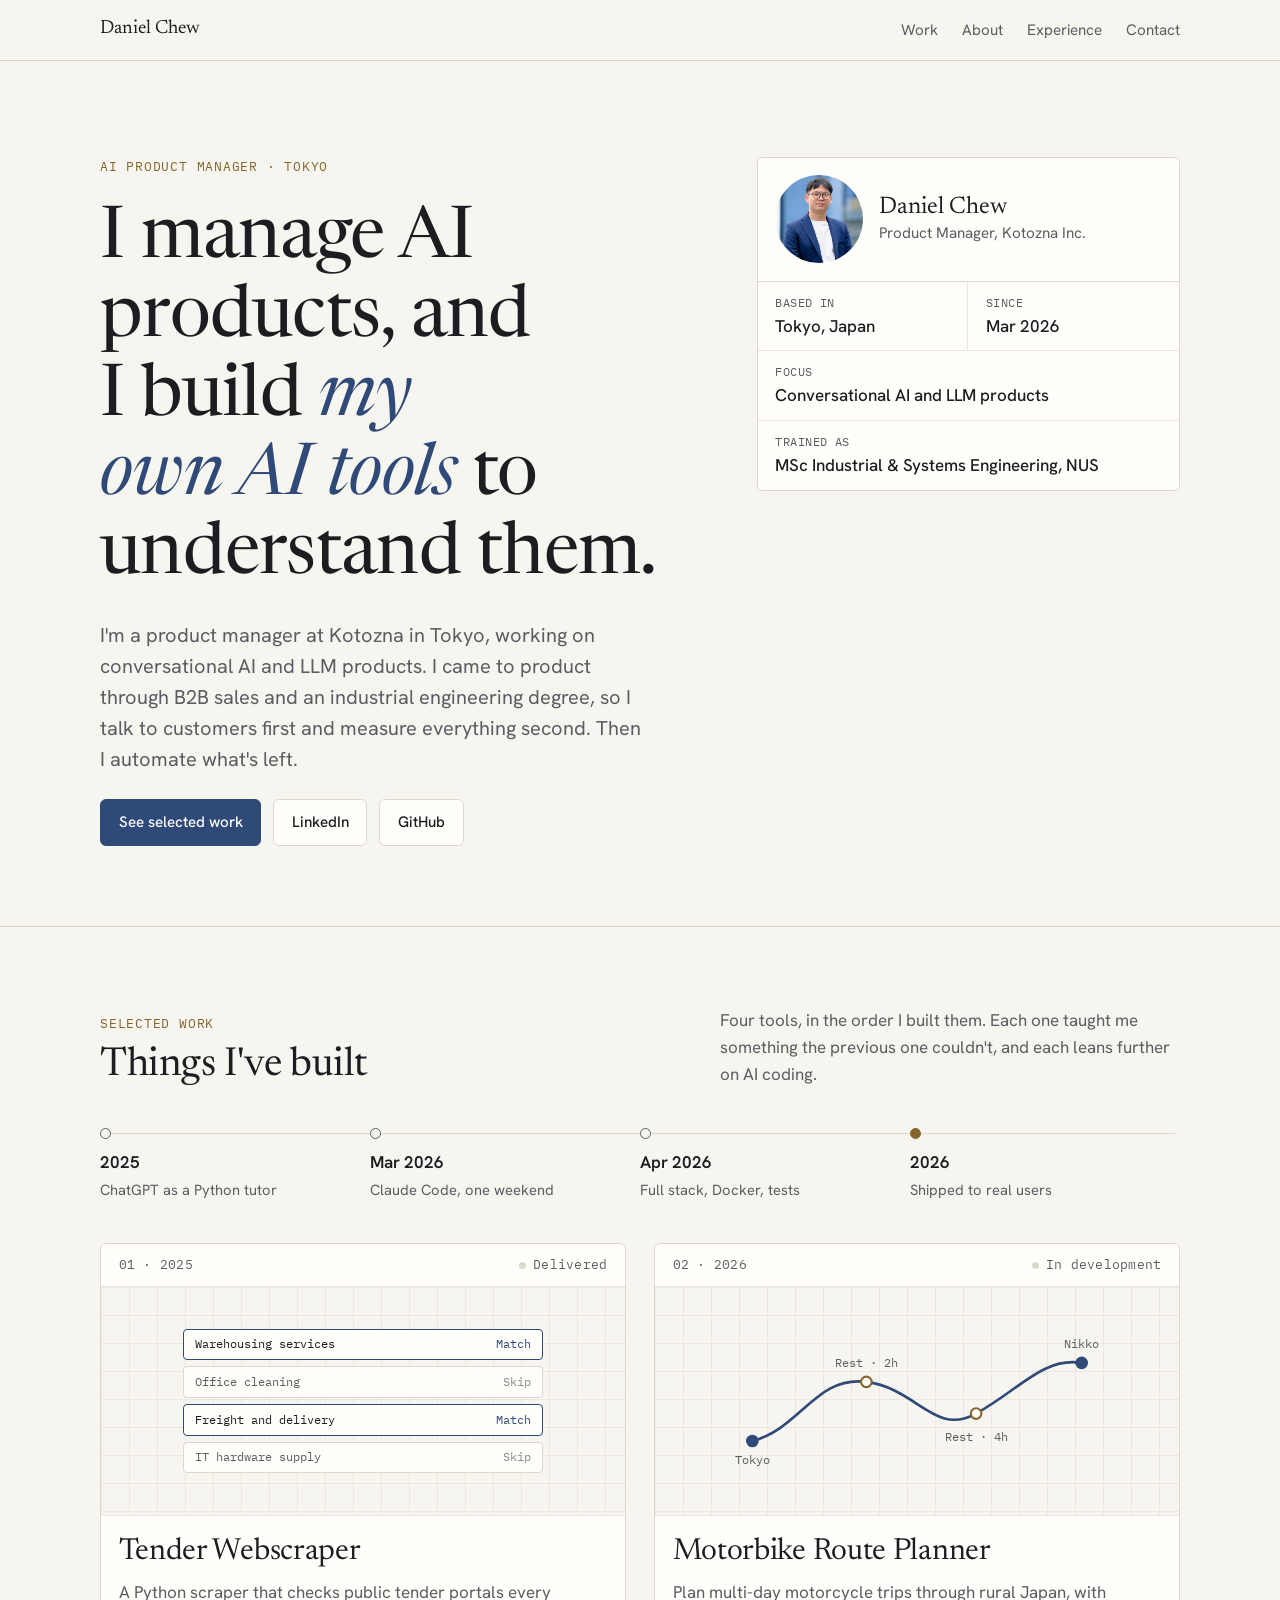
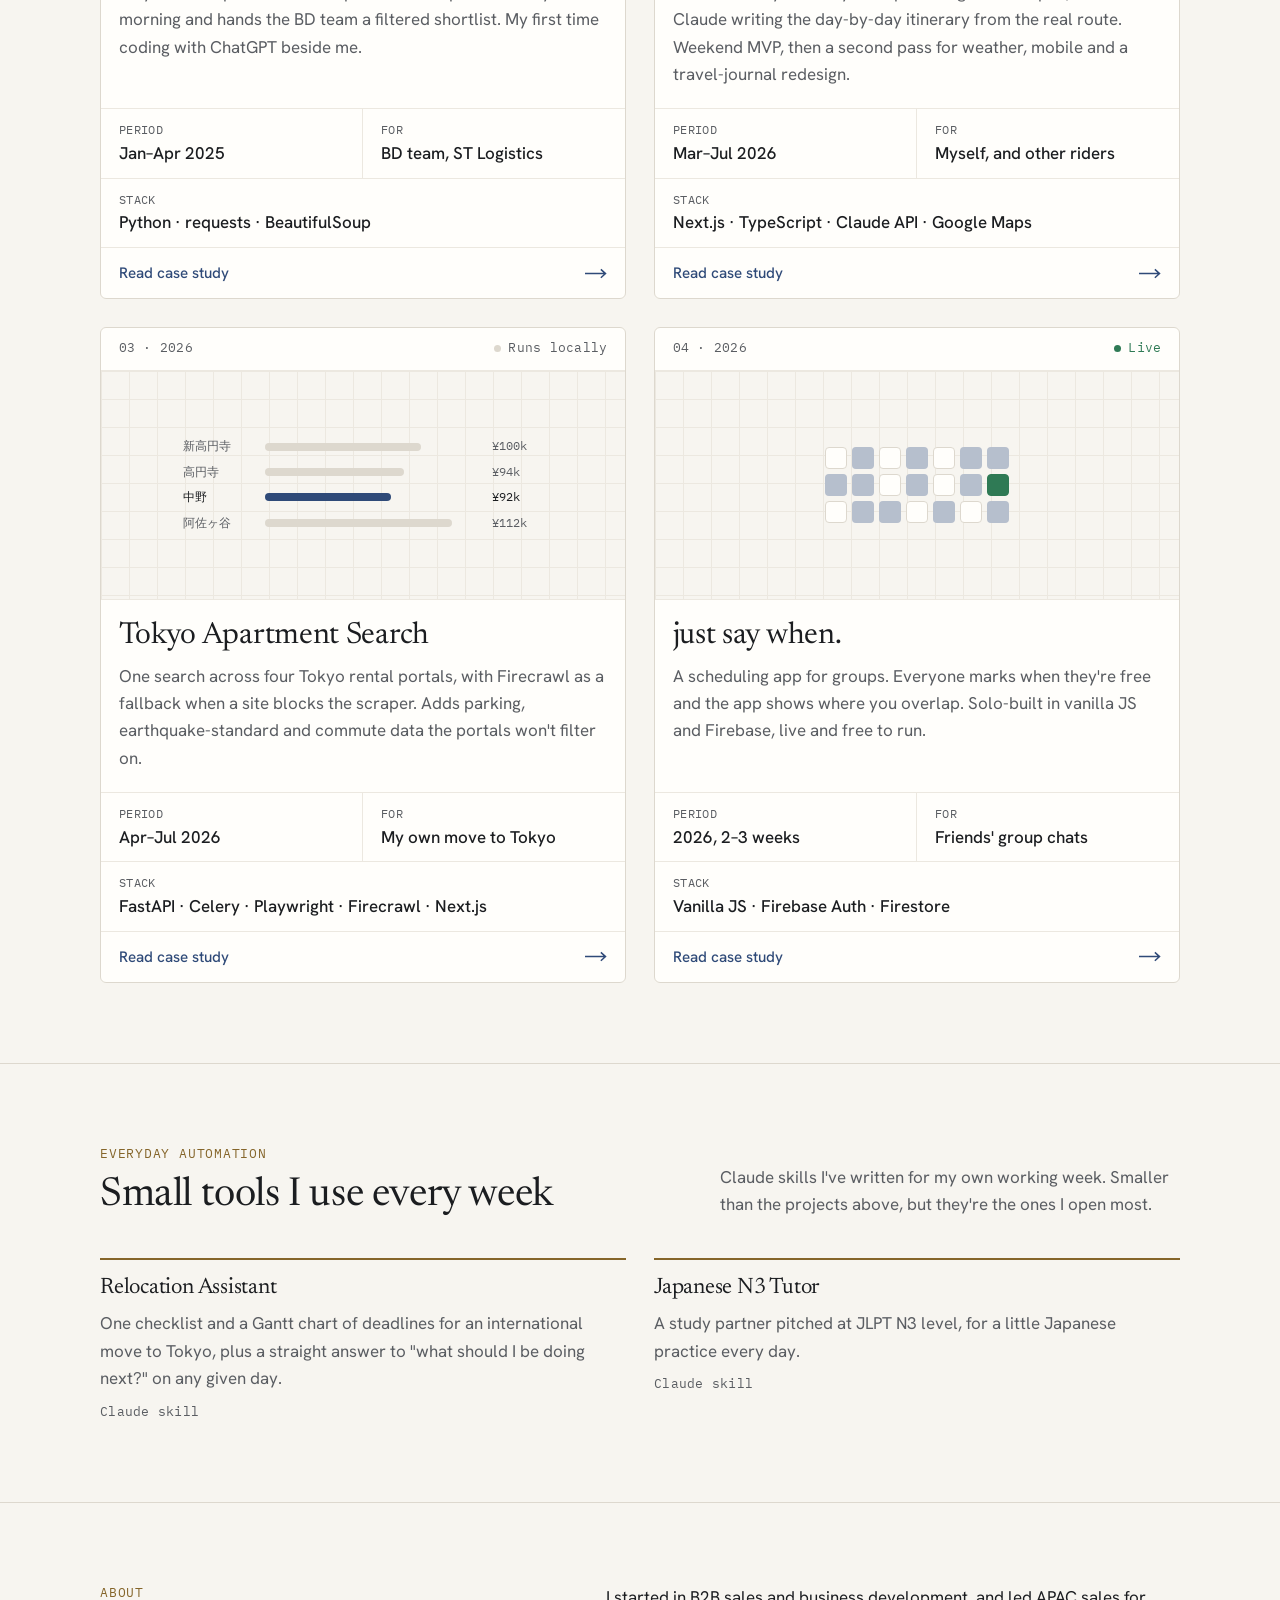
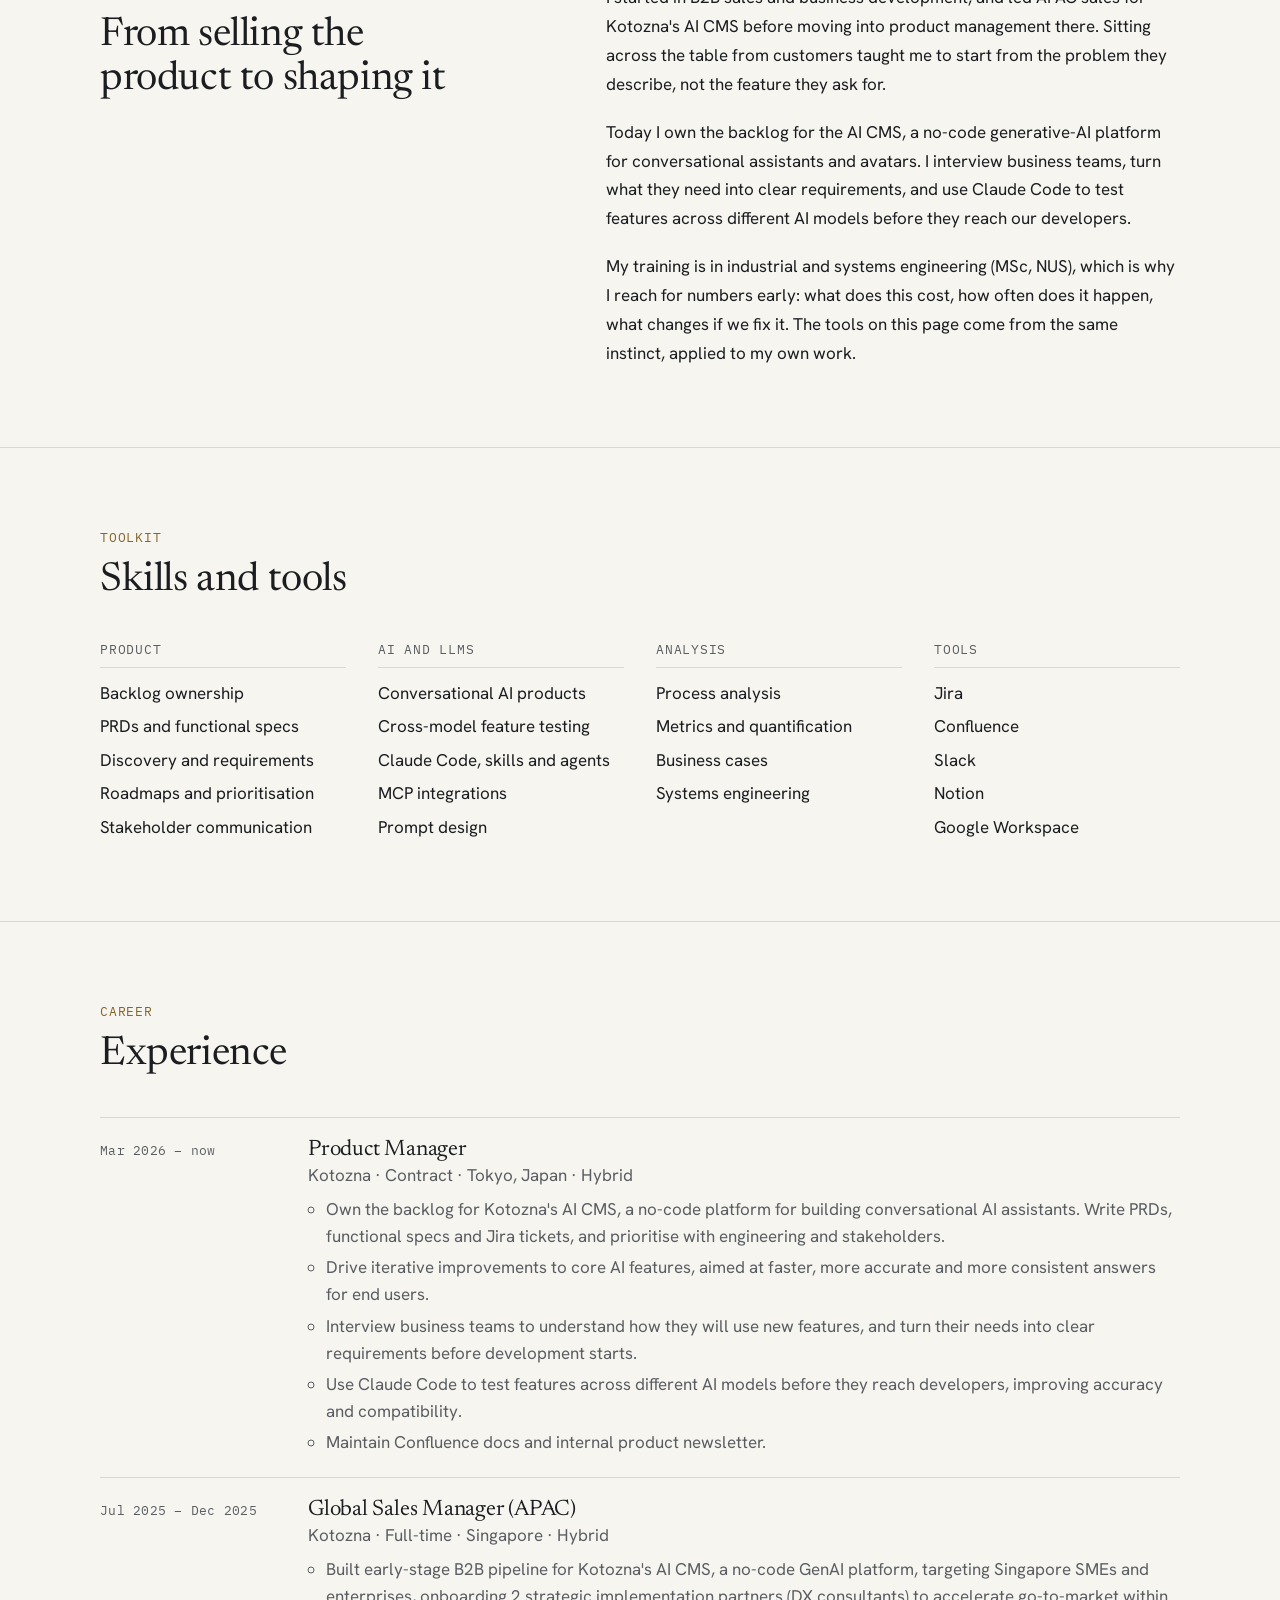
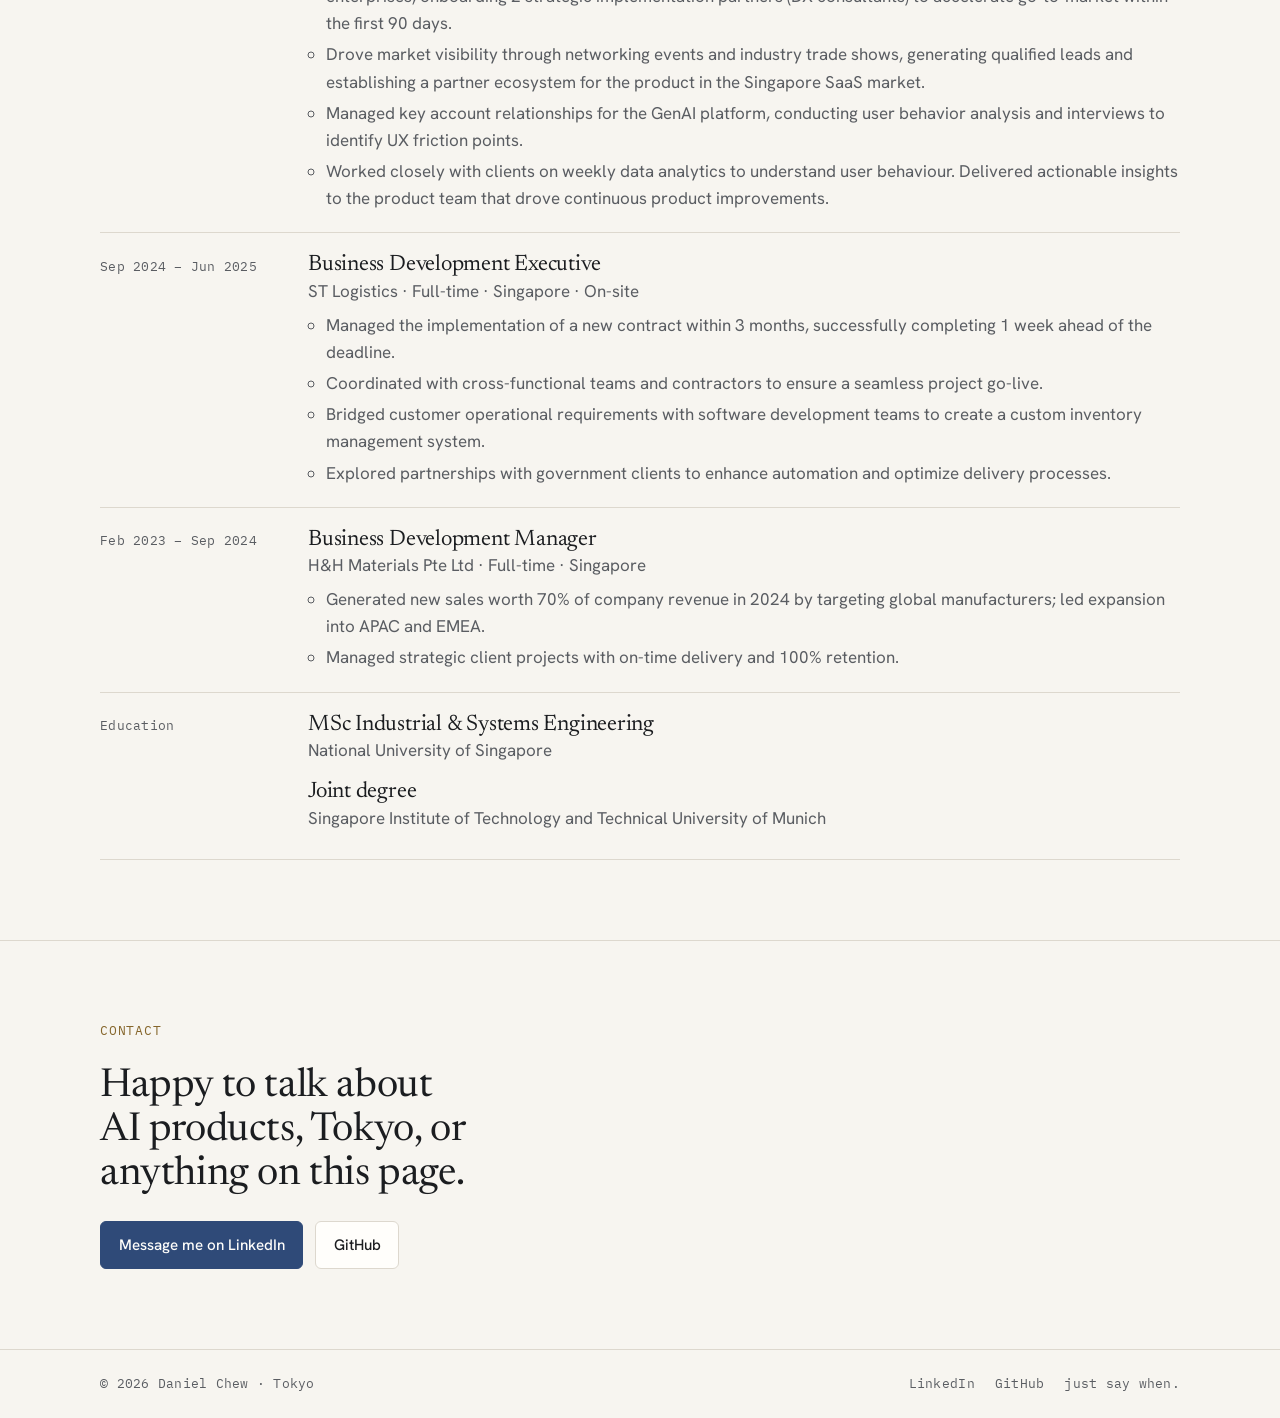
<file: index.html>
<!DOCTYPE html>
<html lang="en">
<head>
  <meta charset="UTF-8" />
  <meta name="viewport" content="width=device-width, initial-scale=1.0, viewport-fit=cover" />
  <title>Daniel Chew</title>
  <meta name="claude:viewport-fit-sides" content="cover" />
  <meta name="description" content="Daniel Chew, AI Product Manager in Tokyo. Conversational AI and LLM products at Kotozna, and the tools I build for my own work." />
  <link rel="preconnect" href="https://fonts.googleapis.com" />
  <link rel="preconnect" href="https://fonts.gstatic.com" crossorigin />
  <link rel="stylesheet" href="https://fonts.googleapis.com/css2?family=Newsreader:ital,opsz,wght@0,6..72,400;0,6..72,500;1,6..72,400&family=Hanken+Grotesk:wght@400;500;600&family=IBM+Plex+Mono:wght@400;500&display=swap" />
  <link rel="stylesheet" href="css/style.css" />
</head>
<body>

  <header class="strip">
    <div class="wrap strip__inner">
      <a href="index.html" class="strip__mark">Daniel Chew</a>
      <nav class="strip__nav" aria-label="Sections">
        <a href="#work">Work</a>
        <a href="#about">About</a>
        <a href="#experience">Experience</a>
        <a href="#contact">Contact</a>
      </nav>
    </div>
  </header>

  <main>

    <!-- Intro -->
    <section class="wrap hero" aria-labelledby="intro-title">
      <div class="hero__text">
        <p class="eyebrow">AI Product Manager · Tokyo</p>
        <h1 class="hero__title" id="intro-title">I manage AI products, and I build <em>my own AI tools</em> to understand them.</h1>
        <p class="hero__lede">
          I'm a product manager at Kotozna in Tokyo, working on conversational AI and LLM
          products. I came to product through B2B sales and an industrial engineering degree,
          so I talk to customers first and measure everything second. Then I automate what's left.
        </p>
        <div class="hero__links">
          <a class="btn btn--solid" href="#work">See selected work</a>
          <a class="btn" href="https://linkedin.com/in/daniel-chew-yu" target="_blank" rel="noopener">LinkedIn</a>
          <a class="btn" href="https://github.com/pewpert" target="_blank" rel="noopener">GitHub</a>
        </div>
      </div>

      <aside class="profile" aria-label="Profile summary">
        <div class="profile__top">
          <img class="profile__photo" src="img/profile.jpg" alt="Portrait of Daniel Chew" width="88" height="88" />
          <div>
            <p class="profile__name">Daniel Chew</p>
            <p class="profile__role">Product Manager, Kotozna Inc.</p>
          </div>
        </div>
        <dl class="fields">
          <div class="field"><dt>Based in</dt><dd>Tokyo, Japan</dd></div>
          <div class="field"><dt>Since</dt><dd>Mar 2026</dd></div>
          <div class="field field--wide"><dt>Focus</dt><dd>Conversational AI and LLM products</dd></div>
          <div class="field field--wide"><dt>Trained as</dt><dd>MSc Industrial &amp; Systems Engineering, NUS</dd></div>
        </dl>
      </aside>
    </section>

    <!-- Selected work: the four builds -->
    <section class="section" id="work" aria-labelledby="work-title">
      <div class="wrap">
        <div class="section__head">
          <div>
            <p class="eyebrow">Selected work</p>
            <h2 class="section__title" id="work-title">Things I've built</h2>
          </div>
          <p class="section__note">
            Four tools, in the order I built them. Each one taught me something the previous
            one couldn't, and each leans further on AI coding.
          </p>
        </div>

        <ol class="progression" aria-label="How the way I build has changed">
          <li><b>2025</b><span>ChatGPT as a Python tutor</span></li>
          <li><b>Mar 2026</b><span>Claude Code, one weekend</span></li>
          <li><b>Apr 2026</b><span>Full stack, Docker, tests</span></li>
          <li><b>2026</b><span>Shipped to real users</span></li>
        </ol>

        <div class="manifest">

          <article class="parcel">
            <div class="parcel__band mono">
              <span class="parcel__code">01 · 2025</span>
              <span class="status">Delivered</span>
            </div>
            <div class="parcel__shot">
              <div class="cover" aria-hidden="true">
                <ul class="cover__list">
                  <li class="hit"><span>Warehousing services</span><span>Match</span></li>
                  <li><span>Office cleaning</span><span>Skip</span></li>
                  <li class="hit"><span>Freight and delivery</span><span>Match</span></li>
                  <li><span>IT hardware supply</span><span>Skip</span></li>
                </ul>
              </div>
            </div>
            <div class="parcel__body">
              <h3 class="parcel__title"><a href="projects/tender-webscraper.html">Tender Webscraper</a></h3>
              <p class="parcel__text">
                A Python scraper that checks public tender portals every morning and hands the
                BD team a filtered shortlist. My first time coding with ChatGPT beside me.
              </p>
            </div>
            <dl class="fields">
              <div class="field"><dt>Period</dt><dd>Jan–Apr 2025</dd></div>
              <div class="field"><dt>For</dt><dd>BD team, ST Logistics</dd></div>
              <div class="field field--wide"><dt>Stack</dt><dd>Python · requests · BeautifulSoup</dd></div>
            </dl>
            <div class="parcel__cta" aria-hidden="true">
              <span>Read case study</span>
              <svg viewBox="0 0 24 12" fill="none"><path d="M0 6h21M17 1.5 22 6l-5 4.5" stroke="currentColor" stroke-width="1.6"/></svg>
            </div>
          </article>

          <article class="parcel">
            <div class="parcel__band mono">
              <span class="parcel__code">02 · 2026</span>
              <span class="status">In development</span>
            </div>
            <div class="parcel__shot">
              <div class="cover" aria-hidden="true">
                <svg class="cover__route" viewBox="0 0 360 140">
                  <path class="road" d="M24 108 C 70 96, 84 46, 132 52 S 196 104, 236 82 S 300 28, 336 34" />
                  <circle class="stop" cx="24" cy="108" r="6" />
                  <circle class="rest" cx="132" cy="52" r="5" />
                  <circle class="rest" cx="236" cy="82" r="5" />
                  <circle class="stop" cx="336" cy="34" r="6" />
                  <text x="24" y="130">Tokyo</text>
                  <text x="132" y="38">Rest · 2h</text>
                  <text x="236" y="108">Rest · 4h</text>
                  <text x="336" y="20">Nikko</text>
                </svg>
              </div>
            </div>
            <div class="parcel__body">
              <h3 class="parcel__title"><a href="projects/japan-trip-planner.html">Motorbike Route Planner</a></h3>
              <p class="parcel__text">
                Plan multi-day motorcycle trips through rural Japan, with Claude writing the
                day-by-day itinerary from the real route. Weekend MVP, then a second pass for
                weather, mobile and a travel-journal redesign.
              </p>
            </div>
            <dl class="fields">
              <div class="field"><dt>Period</dt><dd>Mar–Jul 2026</dd></div>
              <div class="field"><dt>For</dt><dd>Myself, and other riders</dd></div>
              <div class="field field--wide"><dt>Stack</dt><dd>Next.js · TypeScript · Claude API · Google Maps</dd></div>
            </dl>
            <div class="parcel__cta" aria-hidden="true">
              <span>Read case study</span>
              <svg viewBox="0 0 24 12" fill="none"><path d="M0 6h21M17 1.5 22 6l-5 4.5" stroke="currentColor" stroke-width="1.6"/></svg>
            </div>
          </article>

          <article class="parcel">
            <div class="parcel__band mono">
              <span class="parcel__code">03 · 2026</span>
              <span class="status">Runs locally</span>
            </div>
            <div class="parcel__shot">
              <div class="cover" aria-hidden="true">
                <div class="cover__rents">
                  <div><span>新高円寺</span><span style="width:72%"></span><span>¥100k</span></div>
                  <div><span>高円寺</span><span style="width:64%"></span><span>¥94k</span></div>
                  <div class="pick"><span>中野</span><span style="width:58%"></span><span>¥92k</span></div>
                  <div><span>阿佐ヶ谷</span><span style="width:86%"></span><span>¥112k</span></div>
                </div>
              </div>
            </div>
            <div class="parcel__body">
              <h3 class="parcel__title"><a href="projects/tokyo-apartment-search.html">Tokyo Apartment Search</a></h3>
              <p class="parcel__text">
                One search across four Tokyo rental portals, with Firecrawl as a fallback when a
                site blocks the scraper. Adds parking, earthquake-standard and commute data the
                portals won't filter on.
              </p>
            </div>
            <dl class="fields">
              <div class="field"><dt>Period</dt><dd>Apr–Jul 2026</dd></div>
              <div class="field"><dt>For</dt><dd>My own move to Tokyo</dd></div>
              <div class="field field--wide"><dt>Stack</dt><dd>FastAPI · Celery · Playwright · Firecrawl · Next.js</dd></div>
            </dl>
            <div class="parcel__cta" aria-hidden="true">
              <span>Read case study</span>
              <svg viewBox="0 0 24 12" fill="none"><path d="M0 6h21M17 1.5 22 6l-5 4.5" stroke="currentColor" stroke-width="1.6"/></svg>
            </div>
          </article>

          <article class="parcel">
            <div class="parcel__band mono">
              <span class="parcel__code">04 · 2026</span>
              <span class="status status--live">Live</span>
            </div>
            <div class="parcel__shot">
              <div class="cover" aria-hidden="true">
                <div class="cover__slots">
                  <i></i><i class="on"></i><i></i><i class="on"></i><i></i><i class="on"></i><i class="on"></i>
                  <i class="on"></i><i class="on"></i><i></i><i class="on"></i><i></i><i class="on"></i><i class="all"></i>
                  <i></i><i class="on"></i><i class="on"></i><i></i><i class="on"></i><i></i><i class="on"></i>
                </div>
              </div>
            </div>
            <div class="parcel__body">
              <h3 class="parcel__title"><a href="projects/just-say-when.html">just say when.</a></h3>
              <p class="parcel__text">
                A scheduling app for groups. Everyone marks when they're free and the app shows
                where you overlap. Solo-built in vanilla JS and Firebase, live and free to run.
              </p>
            </div>
            <dl class="fields">
              <div class="field"><dt>Period</dt><dd>2026, 2–3 weeks</dd></div>
              <div class="field"><dt>For</dt><dd>Friends' group chats</dd></div>
              <div class="field field--wide"><dt>Stack</dt><dd>Vanilla JS · Firebase Auth · Firestore</dd></div>
            </dl>
            <div class="parcel__cta" aria-hidden="true">
              <span>Read case study</span>
              <svg viewBox="0 0 24 12" fill="none"><path d="M0 6h21M17 1.5 22 6l-5 4.5" stroke="currentColor" stroke-width="1.6"/></svg>
            </div>
          </article>

        </div>
      </div>
    </section>

    <!-- Small Claude tools -->
    <section class="section" aria-labelledby="tools-title">
      <div class="wrap">
        <div class="section__head">
          <div>
            <p class="eyebrow">Everyday automation</p>
            <h2 class="section__title" id="tools-title">Small tools I use every week</h2>
          </div>
          <p class="section__note">
            Claude skills I've written for my own working week. Smaller than the projects
            above, but they're the ones I open most.
          </p>
        </div>
        <ul class="tools">
          <li class="tool">
            <h3>Relocation Assistant</h3>
            <p>One checklist and a Gantt chart of deadlines for an international move to Tokyo, plus a straight answer to "what should I be doing next?" on any given day.</p>
            <span class="mono">Claude skill</span>
          </li>
          <li class="tool">
            <h3>Japanese N3 Tutor</h3>
            <p>A study partner pitched at JLPT N3 level, for a little Japanese practice every day.</p>
            <span class="mono">Claude skill</span>
          </li>
        </ul>
      </div>
    </section>

    <!-- About -->
    <section class="section" id="about" aria-labelledby="about-title">
      <div class="wrap about">
        <div>
          <p class="eyebrow">About</p>
          <h2 class="about__title" id="about-title" style="margin-top:0.6rem">From selling the product to shaping it</h2>
        </div>
        <div class="prose">
          <p>
            I started in B2B sales and business development, and led APAC sales for
            Kotozna's AI CMS before moving into product management there. Sitting across the
            table from customers taught me to start from the problem they describe, not the
            feature they ask for.
          </p>
          <p>
            Today I own the backlog for the AI CMS, a no-code generative-AI platform for
            conversational assistants and avatars. I interview business teams, turn what they
            need into clear requirements, and use Claude Code to test features across different
            AI models before they reach our developers.
          </p>
          <p>
            My training is in industrial and systems engineering (MSc, NUS), which is why I reach
            for numbers early: what does this cost, how often does it happen, what changes if we
            fix it. The tools on this page come from the same instinct, applied to my own work.
          </p>
        </div>
      </div>
    </section>

    <!-- Skills -->
    <section class="section" aria-labelledby="skills-title">
      <div class="wrap">
        <div class="section__head">
          <div>
            <p class="eyebrow">Toolkit</p>
            <h2 class="section__title" id="skills-title">Skills and tools</h2>
          </div>
        </div>
        <div class="skills">
          <div>
            <h3>Product</h3>
            <ul>
              <li>Backlog ownership</li>
              <li>PRDs and functional specs</li>
              <li>Discovery and requirements</li>
              <li>Roadmaps and prioritisation</li>
              <li>Stakeholder communication</li>
            </ul>
          </div>
          <div>
            <h3>AI and LLMs</h3>
            <ul>
              <li>Conversational AI products</li>
              <li>Cross-model feature testing</li>
              <li>Claude Code, skills and agents</li>
              <li>MCP integrations</li>
              <li>Prompt design</li>
            </ul>
          </div>
          <div>
            <h3>Analysis</h3>
            <ul>
              <li>Process analysis</li>
              <li>Metrics and quantification</li>
              <li>Business cases</li>
              <li>Systems engineering</li>
            </ul>
          </div>
          <div>
            <h3>Tools</h3>
            <ul>
              <li>Jira</li>
              <li>Confluence</li>
              <li>Slack</li>
              <li>Notion</li>
              <li>Google Workspace</li>
            </ul>
          </div>
        </div>
      </div>
    </section>

    <!-- Experience -->
    <section class="section" id="experience" aria-labelledby="experience-title">
      <div class="wrap">
        <div class="section__head">
          <div>
            <p class="eyebrow">Career</p>
            <h2 class="section__title" id="experience-title">Experience</h2>
          </div>
        </div>
        <ol class="timeline">
          <li>
            <span class="when mono">Mar 2026 – now</span>
            <div>
              <h3>Product Manager</h3>
              <p class="where">Kotozna · Contract · Tokyo, Japan · Hybrid</p>
              <ul>
                <li>Own the backlog for Kotozna's AI CMS, a no-code platform for building conversational AI assistants. Write PRDs, functional specs and Jira tickets, and prioritise with engineering and stakeholders.</li>
                <li>Drive iterative improvements to core AI features, aimed at faster, more accurate and more consistent answers for end users.</li>
                <li>Interview business teams to understand how they will use new features, and turn their needs into clear requirements before development starts.</li>
                <li>Use Claude Code to test features across different AI models before they reach developers, improving accuracy and compatibility.</li>
                <li>Maintain Confluence docs and internal product newsletter.</li>
              </ul>
            </div>
          </li>
          <li>
            <span class="when mono">Jul 2025 – Dec 2025</span>
            <div>
              <h3>Global Sales Manager (APAC)</h3>
              <p class="where">Kotozna · Full-time · Singapore · Hybrid</p>
              <ul>
                <li>Built early-stage B2B pipeline for Kotozna's AI CMS, a no-code GenAI platform, targeting Singapore SMEs and enterprises, onboarding 2 strategic implementation partners (DX consultants) to accelerate go-to-market within the first 90 days.</li>
                <li>Drove market visibility through networking events and industry trade shows, generating qualified leads and establishing a partner ecosystem for the product in the Singapore SaaS market.</li>
                <li>Managed key account relationships for the GenAI platform, conducting user behavior analysis and interviews to identify UX friction points.</li>
                <li>Worked closely with clients on weekly data analytics to understand user behaviour. Delivered actionable insights to the product team that drove continuous product improvements.</li>
              </ul>
            </div>
          </li>
          <li>
            <span class="when mono">Sep 2024 – Jun 2025</span>
            <div>
              <h3>Business Development Executive</h3>
              <p class="where">ST Logistics · Full-time · Singapore · On-site</p>
              <ul>
                <li>Managed the implementation of a new contract within 3 months, successfully completing 1 week ahead of the deadline.</li>
                <li>Coordinated with cross-functional teams and contractors to ensure a seamless project go-live.</li>
                <li>Bridged customer operational requirements with software development teams to create a custom inventory management system.</li>
                <li>Explored partnerships with government clients to enhance automation and optimize delivery processes.</li>
              </ul>
            </div>
          </li>
          <li>
            <span class="when mono">Feb 2023 – Sep 2024</span>
            <div>
              <h3>Business Development Manager</h3>
              <p class="where">H&amp;H Materials Pte Ltd · Full-time · Singapore</p>
              <ul>
                <li>Generated new sales worth 70% of company revenue in 2024 by targeting global manufacturers; led expansion into APAC and EMEA.</li>
                <li>Managed strategic client projects with on-time delivery and 100% retention.</li>
              </ul>
            </div>
          </li>
          <li>
            <span class="when mono">Education</span>
            <div>
              <h3>MSc Industrial &amp; Systems Engineering</h3>
              <p class="where">National University of Singapore</p>
              <h3 style="margin-top:1rem">Joint degree</h3>
              <p class="where">Singapore Institute of Technology and Technical University of Munich</p>
            </div>
          </li>
        </ol>
      </div>
    </section>

    <!-- Contact -->
    <section class="section" id="contact" aria-labelledby="contact-title">
      <div class="wrap contact">
        <p class="eyebrow">Contact</p>
        <h2 id="contact-title">Happy to talk about AI products, Tokyo, or anything on this page.</h2>
        <div class="hero__links">
          <a class="btn btn--solid" href="https://linkedin.com/in/daniel-chew-yu" target="_blank" rel="noopener">Message me on LinkedIn</a>
          <a class="btn" href="https://github.com/pewpert" target="_blank" rel="noopener">GitHub</a>
        </div>
      </div>
    </section>

  </main>

  <footer class="footer">
    <div class="wrap footer__inner mono">
      <span>© 2026 Daniel Chew · Tokyo</span>
      <nav aria-label="Elsewhere">
        <a href="https://linkedin.com/in/daniel-chew-yu" target="_blank" rel="noopener">LinkedIn</a>
        <a href="https://github.com/pewpert" target="_blank" rel="noopener">GitHub</a>
        <a href="https://justsaywhen-f70e5.web.app" target="_blank" rel="noopener">just say when.</a>
      </nav>
    </div>
  </footer>

</body>
</html>
</file>
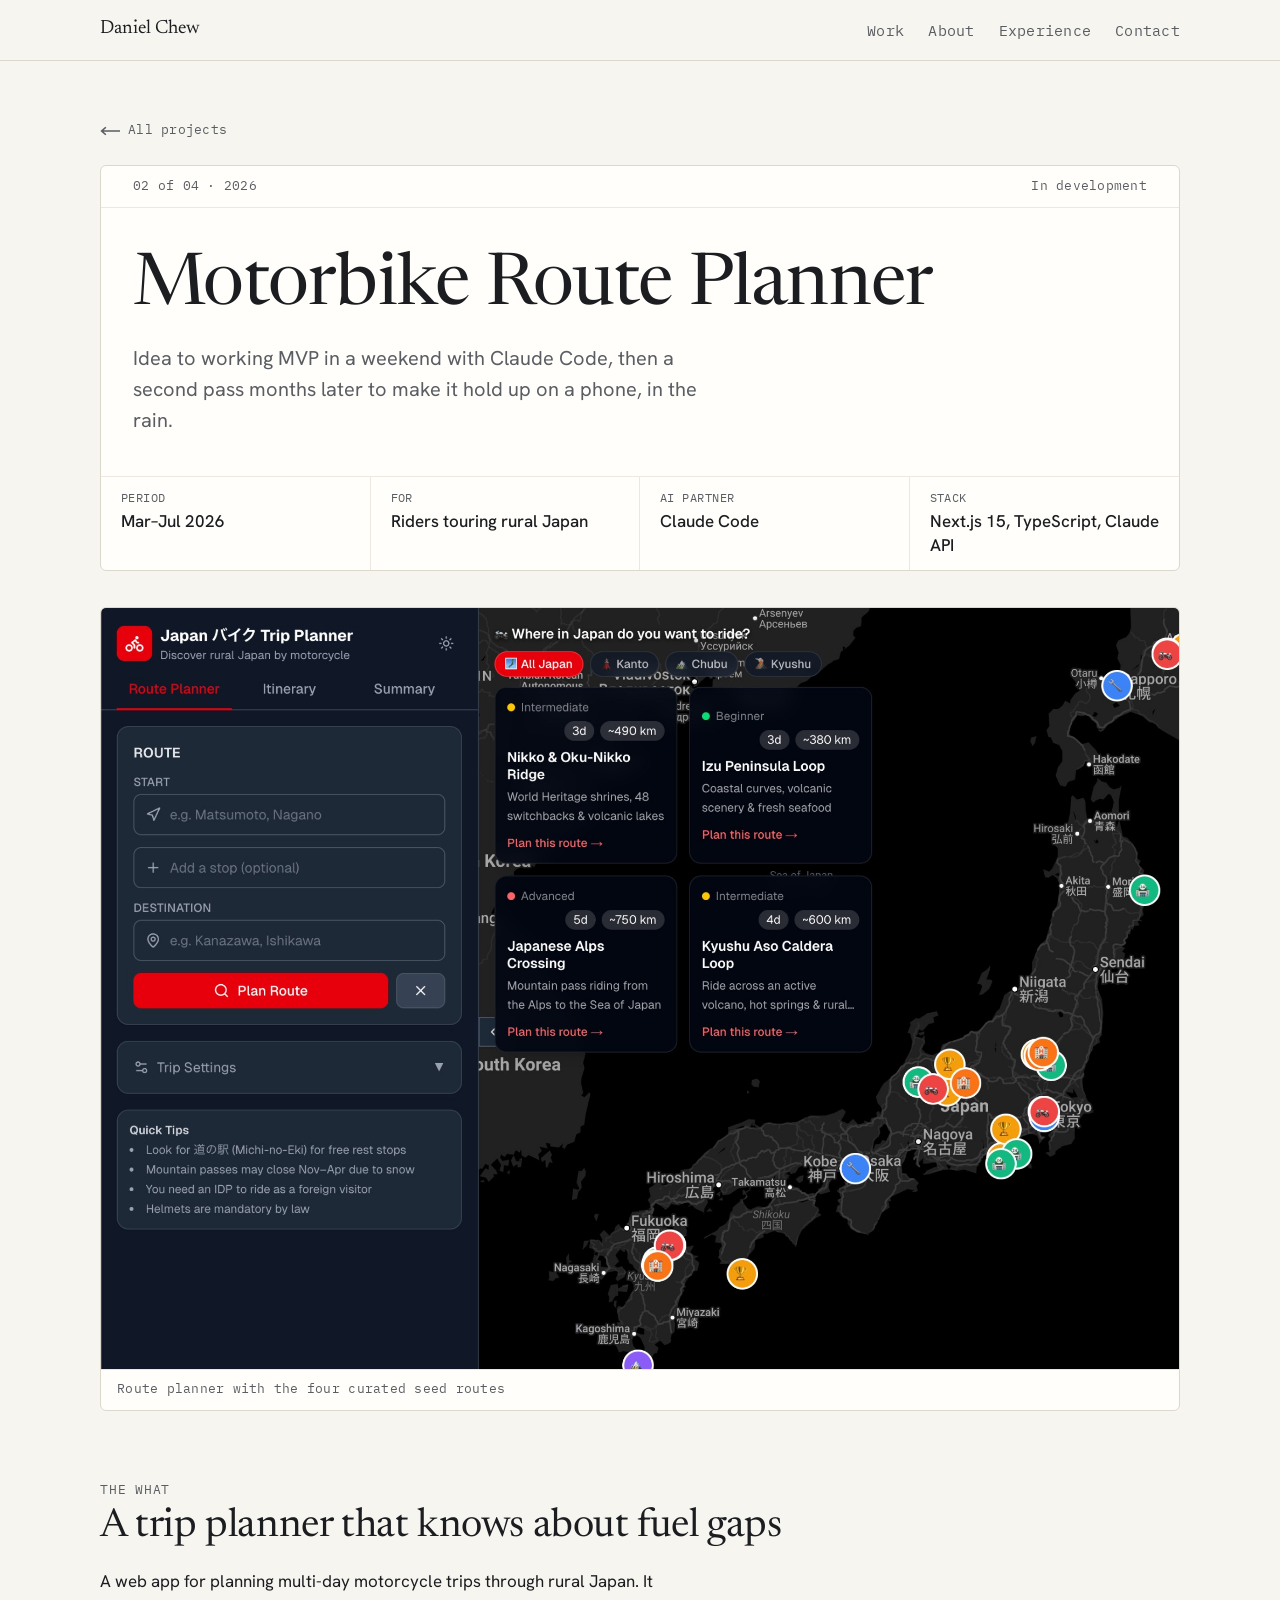
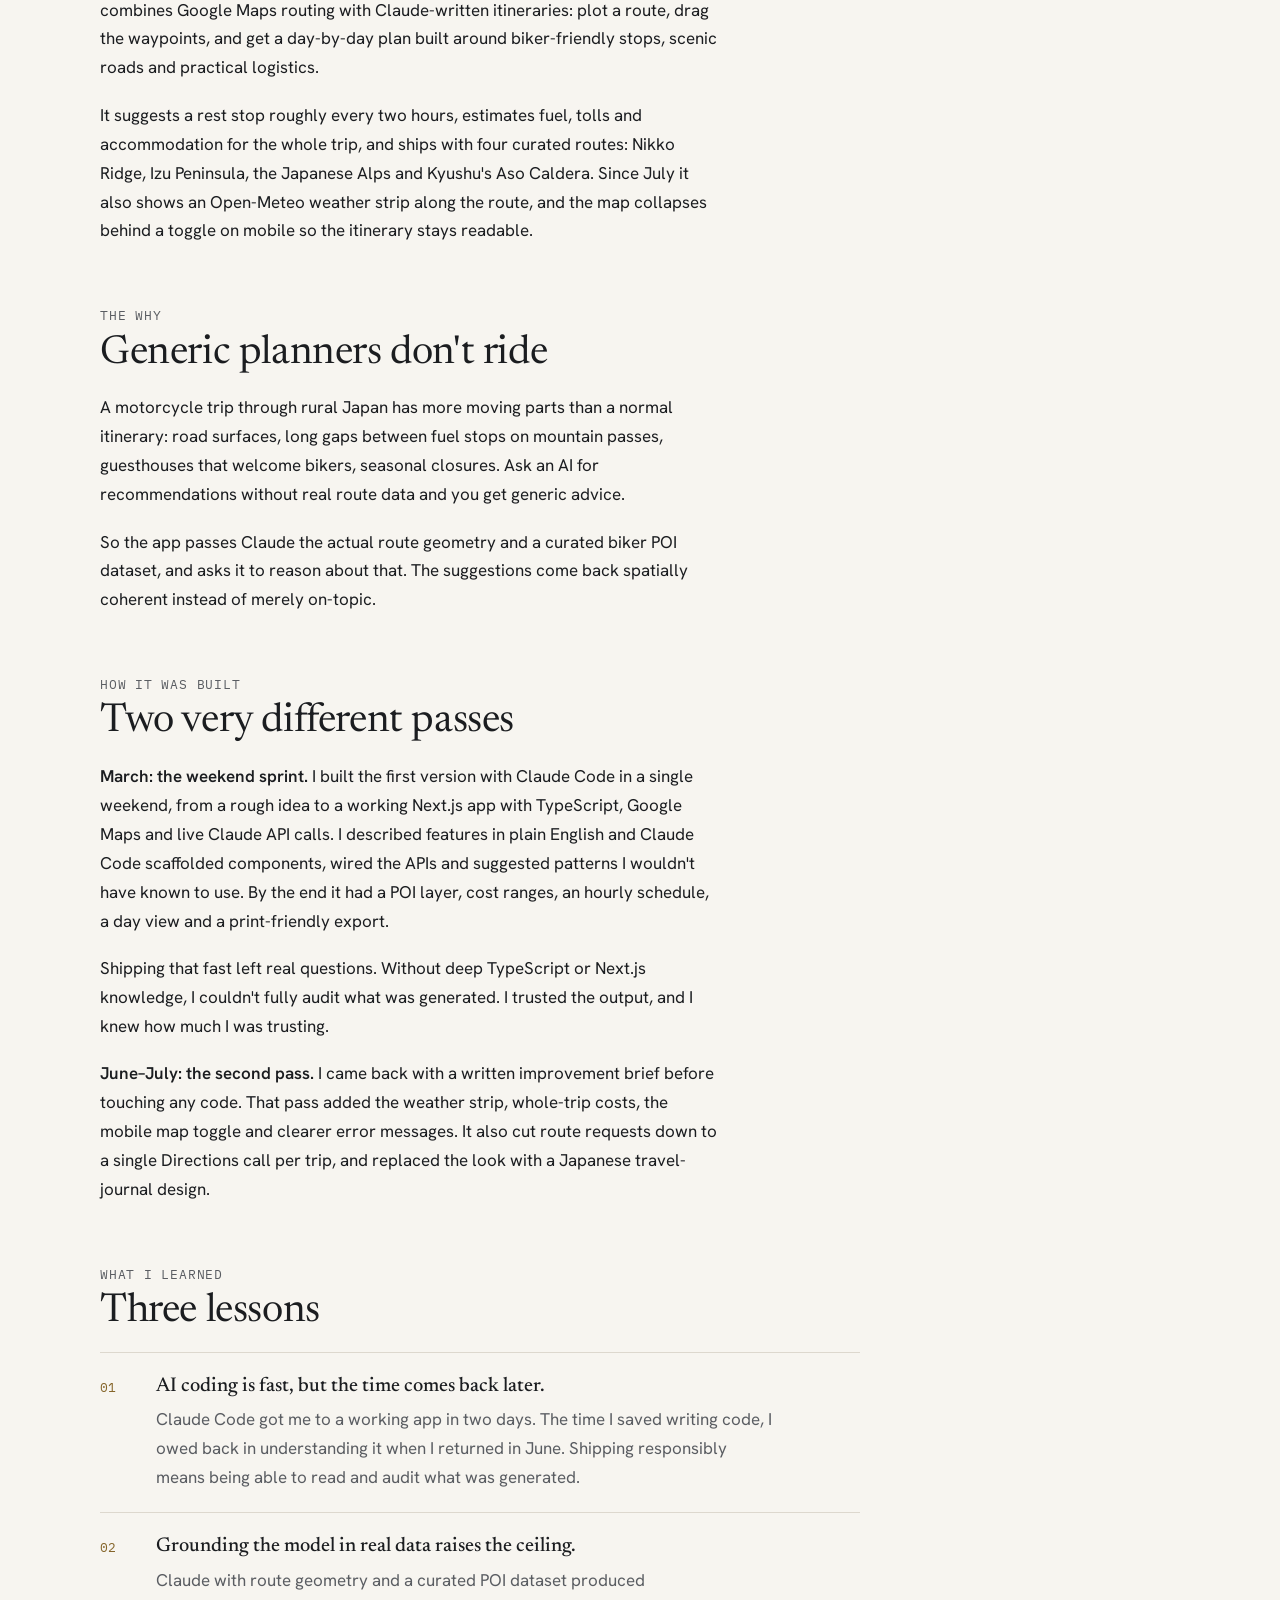
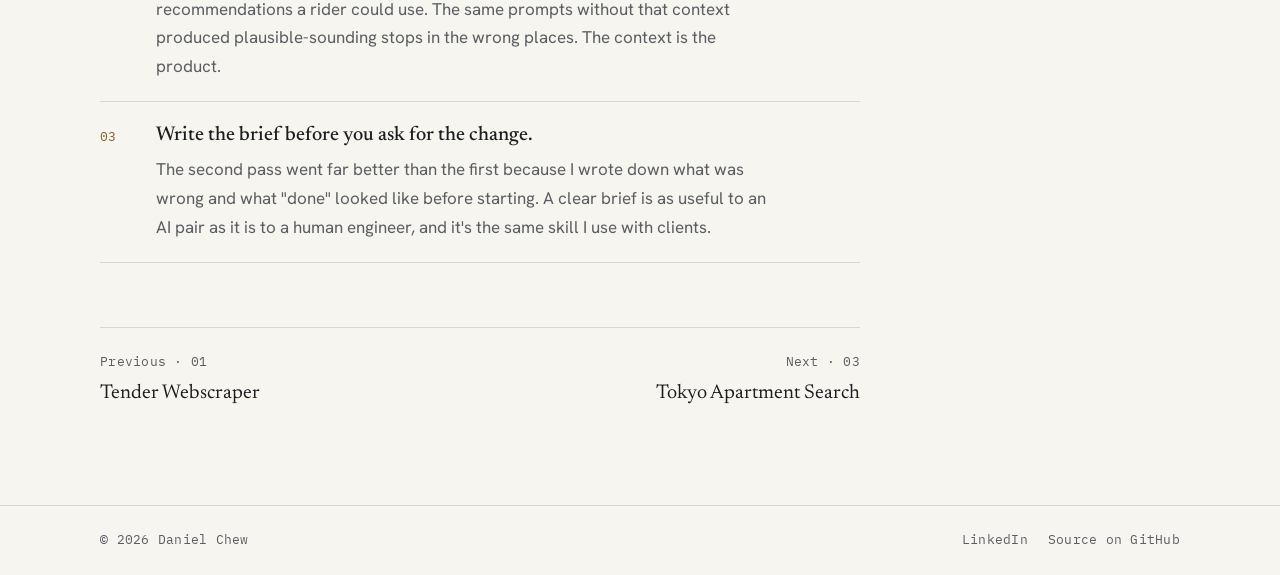
<file: projects/japan-trip-planner.html>
<!DOCTYPE html>
<html lang="en">
<head>
  <meta charset="UTF-8" />
  <meta name="viewport" content="width=device-width, initial-scale=1.0, viewport-fit=cover" />
  <title>Motorbike Route Planner — Daniel Chew</title>
  <link rel="preconnect" href="https://fonts.googleapis.com" />
  <link rel="preconnect" href="https://fonts.gstatic.com" crossorigin />
  <link rel="stylesheet" href="https://fonts.googleapis.com/css2?family=Newsreader:ital,opsz,wght@0,6..72,400;0,6..72,500;1,6..72,400&family=Hanken+Grotesk:wght@400;500;600&family=IBM+Plex+Mono:wght@400;500&display=swap" />
  <link rel="stylesheet" href="../css/style.css" />
  <link rel="stylesheet" href="../css/project.css" />
</head>
<body>

  <header class="strip">
    <div class="wrap strip__inner">
      <a href="../index.html" class="strip__mark">Daniel Chew</a>
      <nav class="strip__nav mono" aria-label="Sections">
        <a href="../index.html#work">Work</a>
        <a href="../index.html#about">About</a>
        <a href="../index.html#experience">Experience</a>
        <a href="../index.html#contact">Contact</a>
      </nav>
    </div>
  </header>

  <main class="wrap">
    <header class="case-head">
      <a class="case-back mono" href="../index.html#work">
        <svg viewBox="0 0 24 12" fill="none" aria-hidden="true"><path d="M24 6H3M7 1.5 2 6l5 4.5" stroke="currentColor" stroke-width="2"/></svg>
        All projects
      </a>
      <div class="case-label">
        <div class="label__band mono"><span>02 of 04 · 2026</span><span>In development</span></div>
        <div class="case-label__main">
          <h1 class="case-title">Motorbike Route Planner</h1>
          <p class="case-tagline">Idea to working MVP in a weekend with Claude Code, then a second pass months later to make it hold up on a phone, in the rain.</p>
        </div>
        <dl class="fields">
          <div class="field"><dt>Period</dt><dd>Mar–Jul 2026</dd></div>
          <div class="field"><dt>For</dt><dd>Riders touring rural Japan</dd></div>
          <div class="field"><dt>AI partner</dt><dd>Claude Code</dd></div>
          <div class="field"><dt>Stack</dt><dd>Next.js 15, TypeScript, Claude API</dd></div>
        </dl>
      </div>
      <figure class="case-shot">
        <img src="../img/japan-trip-planner-routes.png" alt="Route planner interface with a map of Japan and pre-built motorcycle routes" />
        <figcaption class="mono">Route planner with the four curated seed routes</figcaption>
      </figure>
    </header>

    <article class="case-body">
      <section class="case-section">
        <h2><span class="mono">The what</span>A trip planner that knows about fuel gaps</h2>
        <div class="prose">
          <p>
            A web app for planning multi-day motorcycle trips through rural Japan. It combines
            Google Maps routing with Claude-written itineraries: plot a route, drag the
            waypoints, and get a day-by-day plan built around biker-friendly stops, scenic roads
            and practical logistics.
          </p>
          <p>
            It suggests a rest stop roughly every two hours, estimates fuel, tolls and
            accommodation for the whole trip, and ships with four curated routes: Nikko Ridge,
            Izu Peninsula, the Japanese Alps and Kyushu's Aso Caldera. Since July it also shows
            an Open-Meteo weather strip along the route, and the map collapses behind a toggle
            on mobile so the itinerary stays readable.
          </p>
        </div>
      </section>

      <section class="case-section">
        <h2><span class="mono">The why</span>Generic planners don't ride</h2>
        <div class="prose">
          <p>
            A motorcycle trip through rural Japan has more moving parts than a normal itinerary:
            road surfaces, long gaps between fuel stops on mountain passes, guesthouses that
            welcome bikers, seasonal closures. Ask an AI for recommendations without real route
            data and you get generic advice.
          </p>
          <p>
            So the app passes Claude the actual route geometry and a curated biker POI dataset,
            and asks it to reason about that. The suggestions come back spatially coherent
            instead of merely on-topic.
          </p>
        </div>
      </section>

      <section class="case-section">
        <h2><span class="mono">How it was built</span>Two very different passes</h2>
        <div class="prose">
          <p>
            <b>March: the weekend sprint.</b> I built the first version with Claude Code in a
            single weekend, from a rough idea to a working Next.js app with TypeScript, Google
            Maps and live Claude API calls. I described features in plain English and Claude Code
            scaffolded components, wired the APIs and suggested patterns I wouldn't have known to
            use. By the end it had a POI layer, cost ranges, an hourly schedule, a day view and a
            print-friendly export.
          </p>
          <p>
            Shipping that fast left real questions. Without deep TypeScript or Next.js knowledge,
            I couldn't fully audit what was generated. I trusted the output, and I knew how much
            I was trusting.
          </p>
          <p>
            <b>June–July: the second pass.</b> I came back with a written improvement brief
            before touching any code. That pass added the weather strip, whole-trip costs, the
            mobile map toggle and clearer error messages. It also cut route requests down to a
            single Directions call per trip, and replaced the look with a Japanese travel-journal
            design.
          </p>
        </div>
      </section>

      <section class="case-section">
        <h2><span class="mono">What I learned</span>Three lessons</h2>
        <ol class="lessons">
          <li data-n="01"><p><strong>AI coding is fast, but the time comes back later.</strong>Claude Code got me to a working app in two days. The time I saved writing code, I owed back in understanding it when I returned in June. Shipping responsibly means being able to read and audit what was generated.</p></li>
          <li data-n="02"><p><strong>Grounding the model in real data raises the ceiling.</strong>Claude with route geometry and a curated POI dataset produced recommendations a rider could use. The same prompts without that context produced plausible-sounding stops in the wrong places. The context is the product.</p></li>
          <li data-n="03"><p><strong>Write the brief before you ask for the change.</strong>The second pass went far better than the first because I wrote down what was wrong and what "done" looked like before starting. A clear brief is as useful to an AI pair as it is to a human engineer, and it's the same skill I use with clients.</p></li>
        </ol>
      </section>

      <nav class="case-nav" aria-label="More projects">
        <a href="tender-webscraper.html"><span class="mono">Previous · 01</span><b>Tender Webscraper</b></a>
        <a href="tokyo-apartment-search.html"><span class="mono">Next · 03</span><b>Tokyo Apartment Search</b></a>
      </nav>
    </article>
  </main>

  <footer class="footer">
    <div class="wrap footer__inner mono">
      <span>© 2026 Daniel Chew</span>
      <nav aria-label="Elsewhere">
        <a href="https://linkedin.com/in/daniel-chew-yu" target="_blank" rel="noopener">LinkedIn</a>
        <a href="https://github.com/pewpert/Japan-Trip-Planner" target="_blank" rel="noopener">Source on GitHub</a>
      </nav>
    </div>
  </footer>

</body>
</html>
</file>
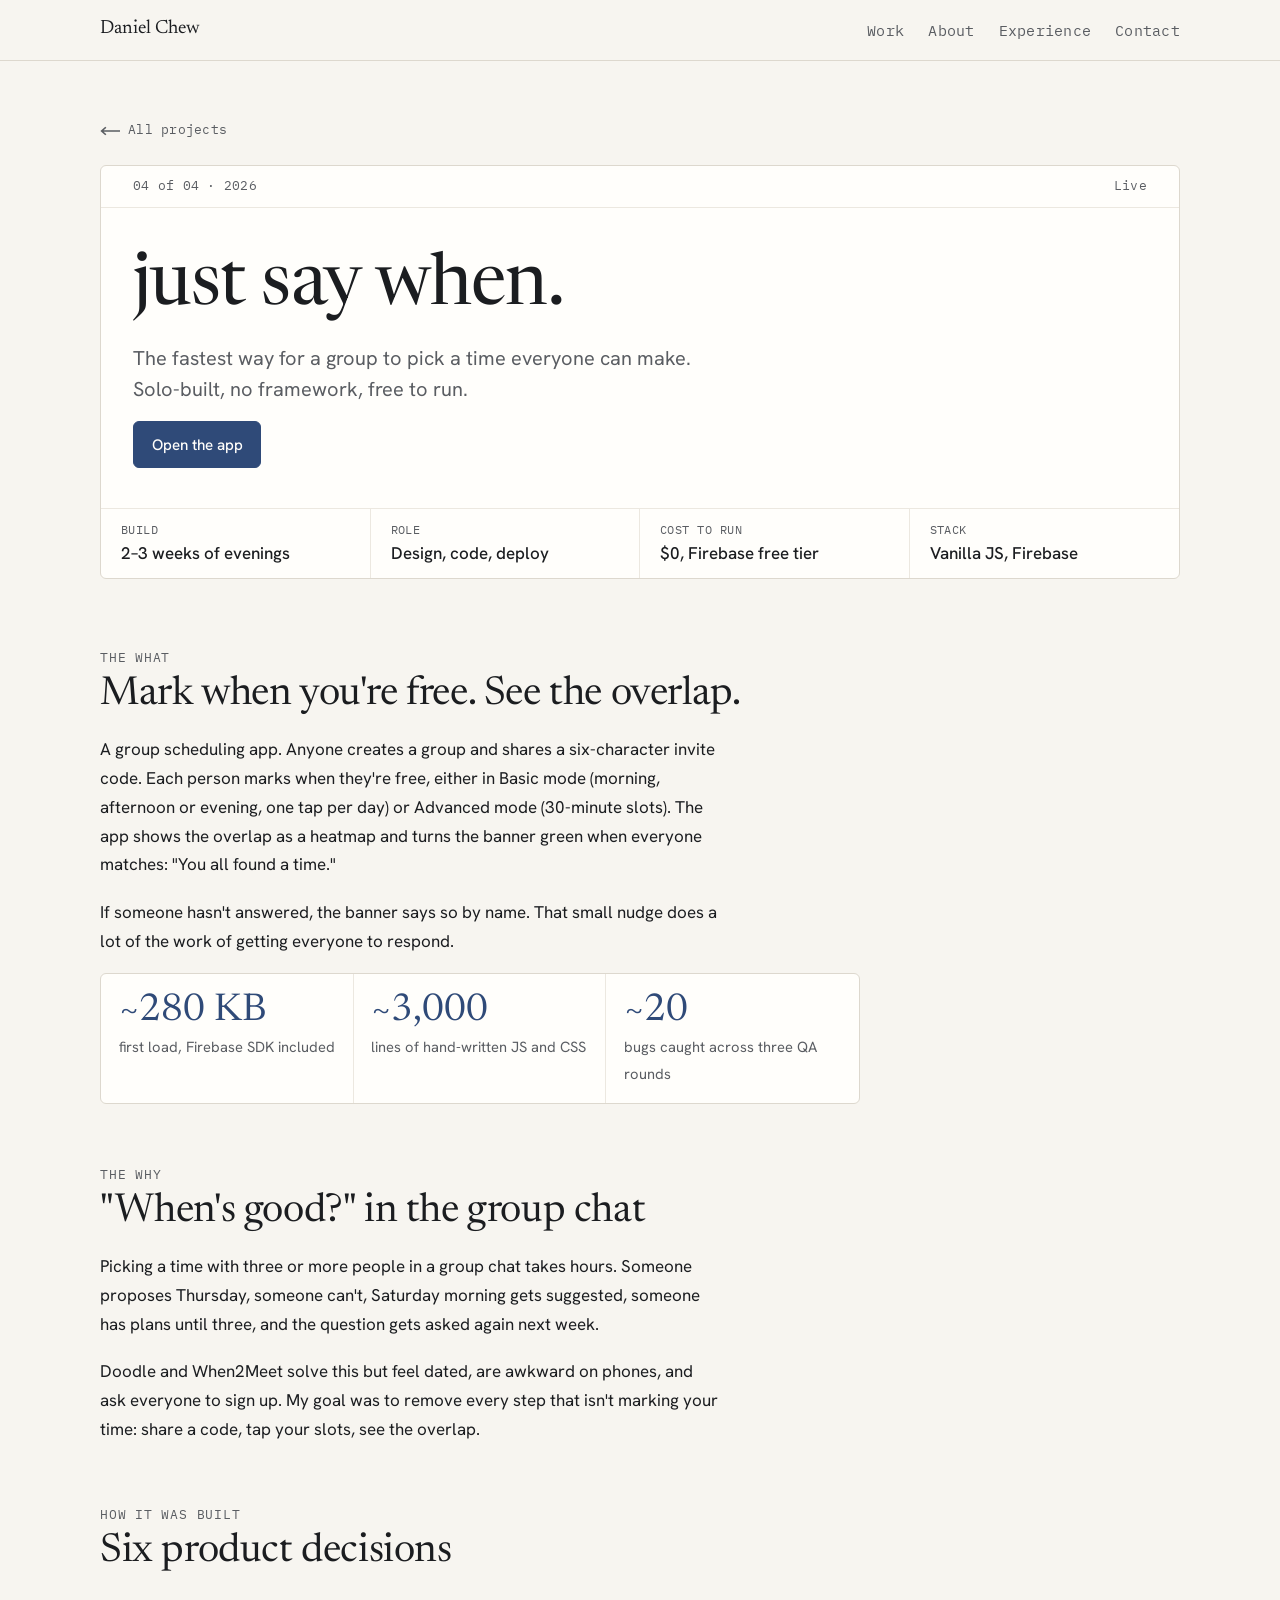
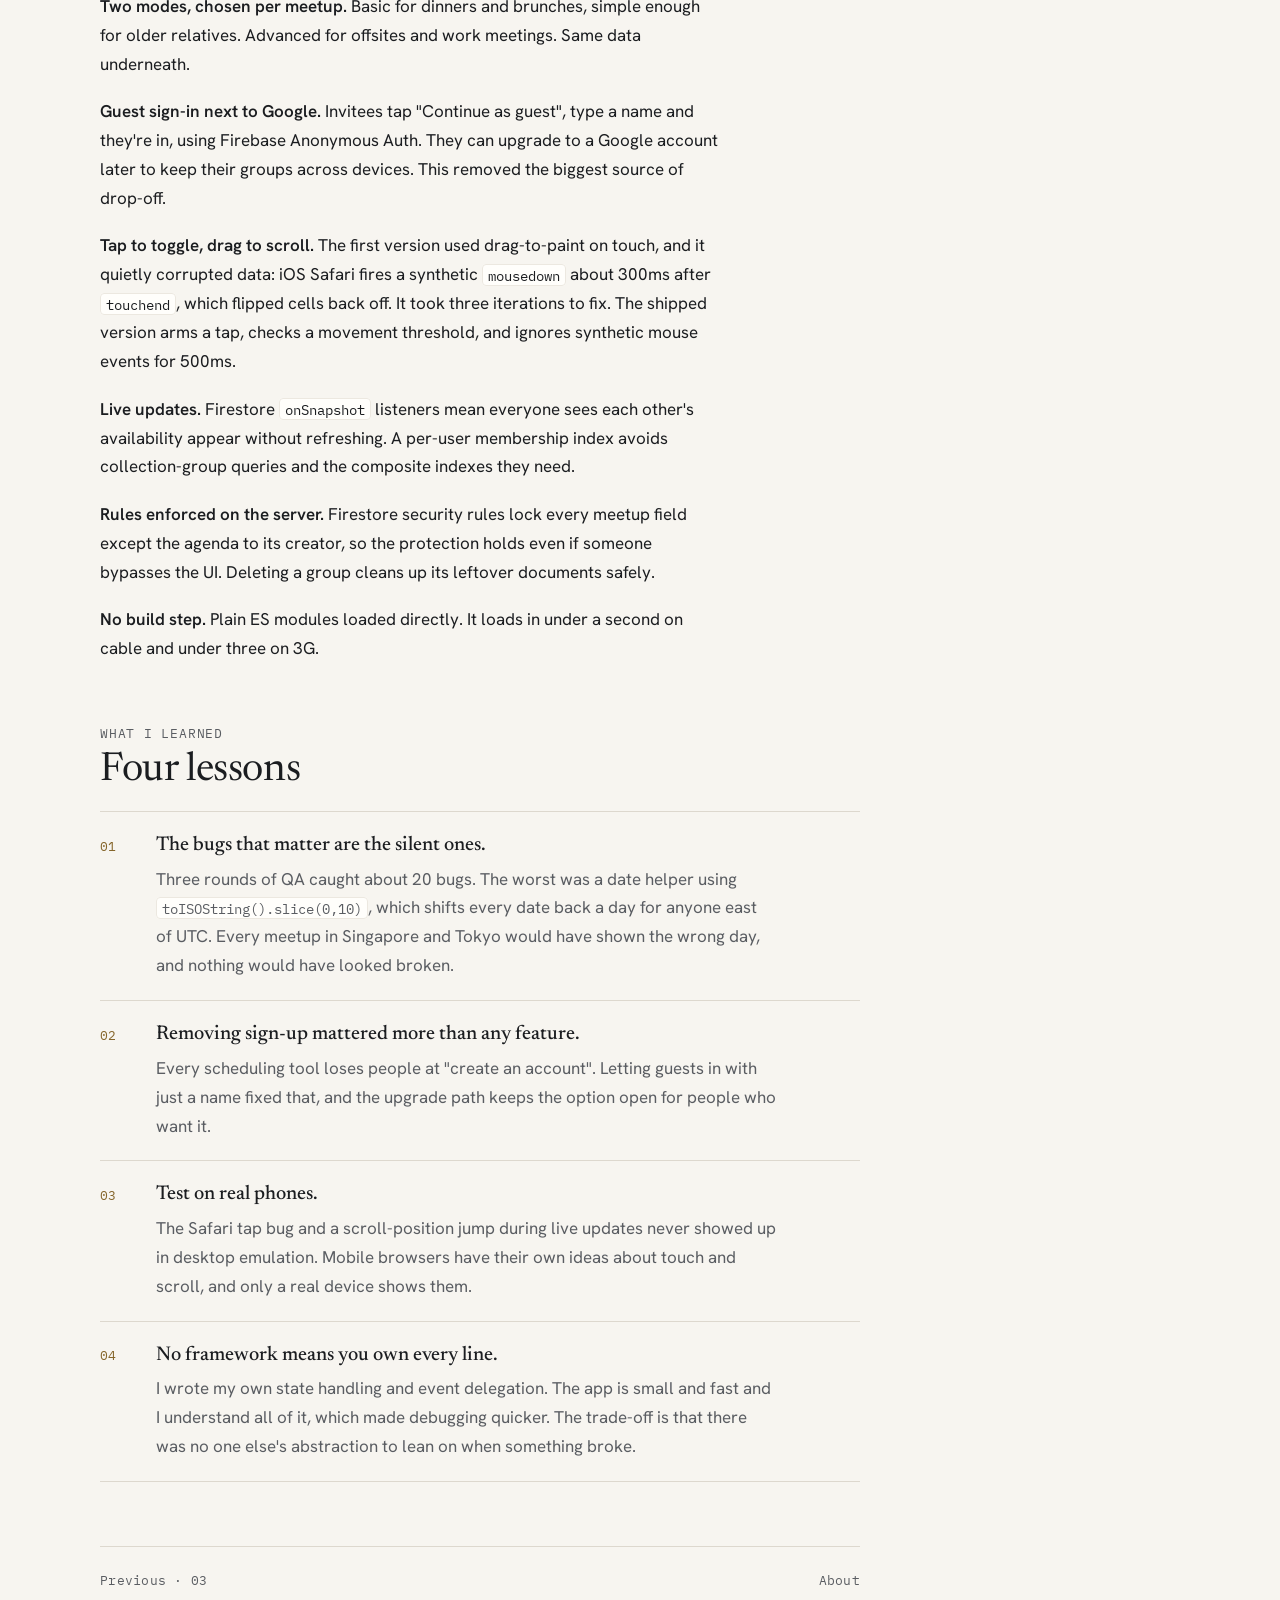
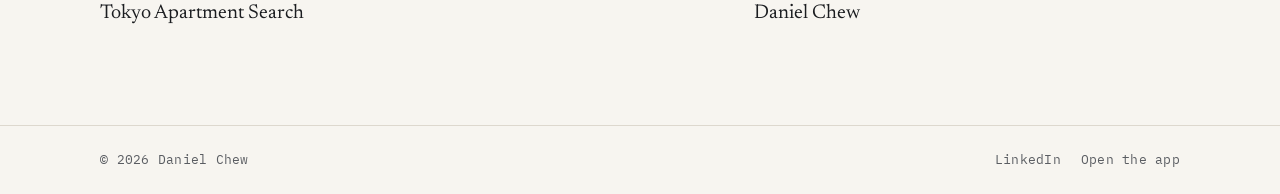
<file: projects/just-say-when.html>
<!DOCTYPE html>
<html lang="en">
<head>
  <meta charset="UTF-8" />
  <meta name="viewport" content="width=device-width, initial-scale=1.0, viewport-fit=cover" />
  <title>just say when. — Daniel Chew</title>
  <link rel="preconnect" href="https://fonts.googleapis.com" />
  <link rel="preconnect" href="https://fonts.gstatic.com" crossorigin />
  <link rel="stylesheet" href="https://fonts.googleapis.com/css2?family=Newsreader:ital,opsz,wght@0,6..72,400;0,6..72,500;1,6..72,400&family=Hanken+Grotesk:wght@400;500;600&family=IBM+Plex+Mono:wght@400;500&display=swap" />
  <link rel="stylesheet" href="../css/style.css" />
  <link rel="stylesheet" href="../css/project.css" />
</head>
<body>

  <header class="strip">
    <div class="wrap strip__inner">
      <a href="../index.html" class="strip__mark">Daniel Chew</a>
      <nav class="strip__nav mono" aria-label="Sections">
        <a href="../index.html#work">Work</a>
        <a href="../index.html#about">About</a>
        <a href="../index.html#experience">Experience</a>
        <a href="../index.html#contact">Contact</a>
      </nav>
    </div>
  </header>

  <main class="wrap">
    <header class="case-head">
      <a class="case-back mono" href="../index.html#work">
        <svg viewBox="0 0 24 12" fill="none" aria-hidden="true"><path d="M24 6H3M7 1.5 2 6l5 4.5" stroke="currentColor" stroke-width="2"/></svg>
        All projects
      </a>
      <div class="case-label">
        <div class="label__band mono"><span>04 of 04 · 2026</span><span>Live</span></div>
        <div class="case-label__main">
          <h1 class="case-title">just say when.</h1>
          <p class="case-tagline">The fastest way for a group to pick a time everyone can make. Solo-built, no framework, free to run.</p>
          <div><a class="btn btn--solid" href="https://justsaywhen-f70e5.web.app" target="_blank" rel="noopener">Open the app</a></div>
        </div>
        <dl class="fields">
          <div class="field"><dt>Build</dt><dd>2–3 weeks of evenings</dd></div>
          <div class="field"><dt>Role</dt><dd>Design, code, deploy</dd></div>
          <div class="field"><dt>Cost to run</dt><dd>$0, Firebase free tier</dd></div>
          <div class="field"><dt>Stack</dt><dd>Vanilla JS, Firebase</dd></div>
        </dl>
      </div>
    </header>

    <article class="case-body">
      <section class="case-section">
        <h2><span class="mono">The what</span>Mark when you're free. See the overlap.</h2>
        <div class="prose">
          <p>
            A group scheduling app. Anyone creates a group and shares a six-character invite
            code. Each person marks when they're free, either in Basic mode (morning, afternoon
            or evening, one tap per day) or Advanced mode (30-minute slots). The app shows the
            overlap as a heatmap and turns the banner green when everyone matches:
            "You all found a time."
          </p>
          <p>
            If someone hasn't answered, the banner says so by name. That small nudge does a lot
            of the work of getting everyone to respond.
          </p>
        </div>
        <div class="facts">
          <div><b>~280 KB</b><span>first load, Firebase SDK included</span></div>
          <div><b>~3,000</b><span>lines of hand-written JS and CSS</span></div>
          <div><b>~20</b><span>bugs caught across three QA rounds</span></div>
        </div>
      </section>

      <section class="case-section">
        <h2><span class="mono">The why</span>"When's good?" in the group chat</h2>
        <div class="prose">
          <p>
            Picking a time with three or more people in a group chat takes hours. Someone
            proposes Thursday, someone can't, Saturday morning gets suggested, someone has plans
            until three, and the question gets asked again next week.
          </p>
          <p>
            Doodle and When2Meet solve this but feel dated, are awkward on phones, and ask
            everyone to sign up. My goal was to remove every step that isn't marking your time:
            share a code, tap your slots, see the overlap.
          </p>
        </div>
      </section>

      <section class="case-section">
        <h2><span class="mono">How it was built</span>Six product decisions</h2>
        <div class="prose">
          <p>
            <b>Two modes, chosen per meetup.</b> Basic for dinners and brunches, simple enough for
            older relatives. Advanced for offsites and work meetings. Same data underneath.
          </p>
          <p>
            <b>Guest sign-in next to Google.</b> Invitees tap "Continue as guest", type a name and
            they're in, using Firebase Anonymous Auth. They can upgrade to a Google account later
            to keep their groups across devices. This removed the biggest source of drop-off.
          </p>
          <p>
            <b>Tap to toggle, drag to scroll.</b> The first version used drag-to-paint on touch,
            and it quietly corrupted data: iOS Safari fires a synthetic <code>mousedown</code>
            about 300ms after <code>touchend</code>, which flipped cells back off. It took three
            iterations to fix. The shipped version arms a tap, checks a movement threshold, and
            ignores synthetic mouse events for 500ms.
          </p>
          <p>
            <b>Live updates.</b> Firestore <code>onSnapshot</code> listeners mean everyone sees
            each other's availability appear without refreshing. A per-user membership index
            avoids collection-group queries and the composite indexes they need.
          </p>
          <p>
            <b>Rules enforced on the server.</b> Firestore security rules lock every meetup field
            except the agenda to its creator, so the protection holds even if someone bypasses
            the UI. Deleting a group cleans up its leftover documents safely.
          </p>
          <p>
            <b>No build step.</b> Plain ES modules loaded directly. It loads in under a second
            on cable and under three on 3G.
          </p>
        </div>
      </section>

      <section class="case-section">
        <h2><span class="mono">What I learned</span>Four lessons</h2>
        <ol class="lessons">
          <li data-n="01"><p><strong>The bugs that matter are the silent ones.</strong>Three rounds of QA caught about 20 bugs. The worst was a date helper using <code>toISOString().slice(0,10)</code>, which shifts every date back a day for anyone east of UTC. Every meetup in Singapore and Tokyo would have shown the wrong day, and nothing would have looked broken.</p></li>
          <li data-n="02"><p><strong>Removing sign-up mattered more than any feature.</strong>Every scheduling tool loses people at "create an account". Letting guests in with just a name fixed that, and the upgrade path keeps the option open for people who want it.</p></li>
          <li data-n="03"><p><strong>Test on real phones.</strong>The Safari tap bug and a scroll-position jump during live updates never showed up in desktop emulation. Mobile browsers have their own ideas about touch and scroll, and only a real device shows them.</p></li>
          <li data-n="04"><p><strong>No framework means you own every line.</strong>I wrote my own state handling and event delegation. The app is small and fast and I understand all of it, which made debugging quicker. The trade-off is that there was no one else's abstraction to lean on when something broke.</p></li>
        </ol>
      </section>

      <nav class="case-nav" aria-label="More projects">
        <a href="tokyo-apartment-search.html"><span class="mono">Previous · 03</span><b>Tokyo Apartment Search</b></a>
        <a href="../index.html#about"><span class="mono">About</span><b>Daniel Chew</b></a>
      </nav>
    </article>
  </main>

  <footer class="footer">
    <div class="wrap footer__inner mono">
      <span>© 2026 Daniel Chew</span>
      <nav aria-label="Elsewhere">
        <a href="https://linkedin.com/in/daniel-chew-yu" target="_blank" rel="noopener">LinkedIn</a>
        <a href="https://justsaywhen-f70e5.web.app" target="_blank" rel="noopener">Open the app</a>
      </nav>
    </div>
  </footer>

</body>
</html>
</file>
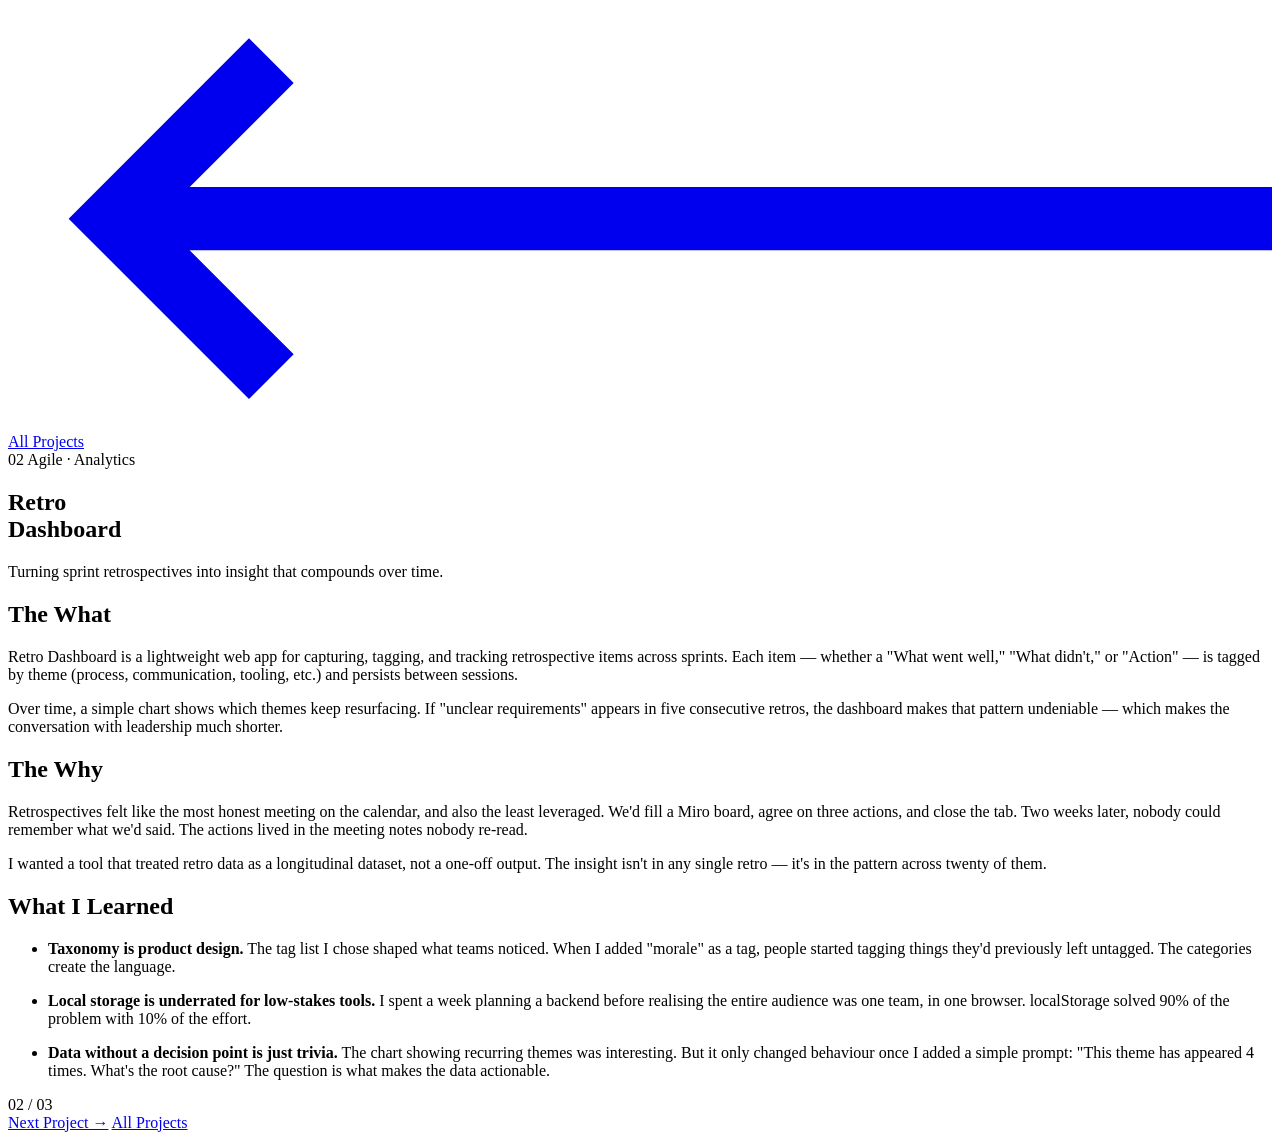
<file: projects/retro-dashboard.html>
<!DOCTYPE html>
<html lang="en">
<head>
  <meta charset="UTF-8" />
  <meta name="viewport" content="width=device-width, initial-scale=1.0" />
  <title>Retro Dashboard — Portfolio</title>
  <link rel="preconnect" href="https://fonts.googleapis.com" />
  <link rel="preconnect" href="https://fonts.gstatic.com" crossorigin />
  <link rel="stylesheet" href="../css/project.css" />
</head>
<body>

  <a href="../index.html" class="back-link">
    <svg viewBox="0 0 24 8" fill="none" xmlns="http://www.w3.org/2000/svg" aria-hidden="true">
      <path d="M24 4H2M5 1L2 4l3 3" stroke="currentColor" stroke-width="1.2"/>
    </svg>
    <span>All Projects</span>
  </a>

  <article class="project-page">

    <header class="project-header">
      <div class="project-header__meta">
        <span class="project-header__number">02</span>
        <span class="project-header__category">Agile · Analytics</span>
      </div>
      <h1 class="project-header__title">Retro<br />Dashboard</h1>
      <p class="project-header__tagline">
        Turning sprint retrospectives into insight that compounds over time.
      </p>
    </header>

    <!-- ── The What ── -->
    <section class="project-section">
      <h2 class="project-section__heading">The What</h2>
      <div class="project-section__body">
        <p>
          Retro Dashboard is a lightweight web app for capturing, tagging, and tracking
          retrospective items across sprints. Each item — whether a "What went well,"
          "What didn't," or "Action" — is tagged by theme (process, communication,
          tooling, etc.) and persists between sessions.
        </p>
        <p>
          Over time, a simple chart shows which themes keep resurfacing. If "unclear
          requirements" appears in five consecutive retros, the dashboard makes that
          pattern undeniable — which makes the conversation with leadership much shorter.
        </p>
      </div>
    </section>

    <!-- ── The Why ── -->
    <section class="project-section">
      <h2 class="project-section__heading">The Why</h2>
      <div class="project-section__body">
        <p>
          Retrospectives felt like the most honest meeting on the calendar, and also the
          least leveraged. We'd fill a Miro board, agree on three actions, and close the
          tab. Two weeks later, nobody could remember what we'd said. The actions lived
          in the meeting notes nobody re-read.
        </p>
        <p>
          I wanted a tool that treated retro data as a longitudinal dataset, not a
          one-off output. The insight isn't in any single retro — it's in the
          pattern across twenty of them.
        </p>
      </div>
    </section>

    <!-- ── What I Learned ── -->
    <section class="project-section">
      <h2 class="project-section__heading">What I Learned</h2>
      <ul class="learning-list">
        <li class="learning-list__item" data-n="01">
          <p>
            <strong>Taxonomy is product design.</strong> The tag list I chose shaped what
            teams noticed. When I added "morale" as a tag, people started tagging things
            they'd previously left untagged. The categories create the language.
          </p>
        </li>
        <li class="learning-list__item" data-n="02">
          <p>
            <strong>Local storage is underrated for low-stakes tools.</strong> I spent a
            week planning a backend before realising the entire audience was one team,
            in one browser. localStorage solved 90% of the problem with 10% of the effort.
          </p>
        </li>
        <li class="learning-list__item" data-n="03">
          <p>
            <strong>Data without a decision point is just trivia.</strong> The chart showing
            recurring themes was interesting. But it only changed behaviour once I added a
            simple prompt: "This theme has appeared 4 times. What's the root cause?" The
            question is what makes the data actionable.
          </p>
        </li>
      </ul>
    </section>

    <footer class="project-footer">
      <span class="project-footer__label">02 / 03</span>
      <nav class="project-footer__nav">
        <a href="stakeholder-map.html">Next Project →</a>
        <a href="../index.html">All Projects</a>
      </nav>
    </footer>

  </article>

</body>
</html>
</file>
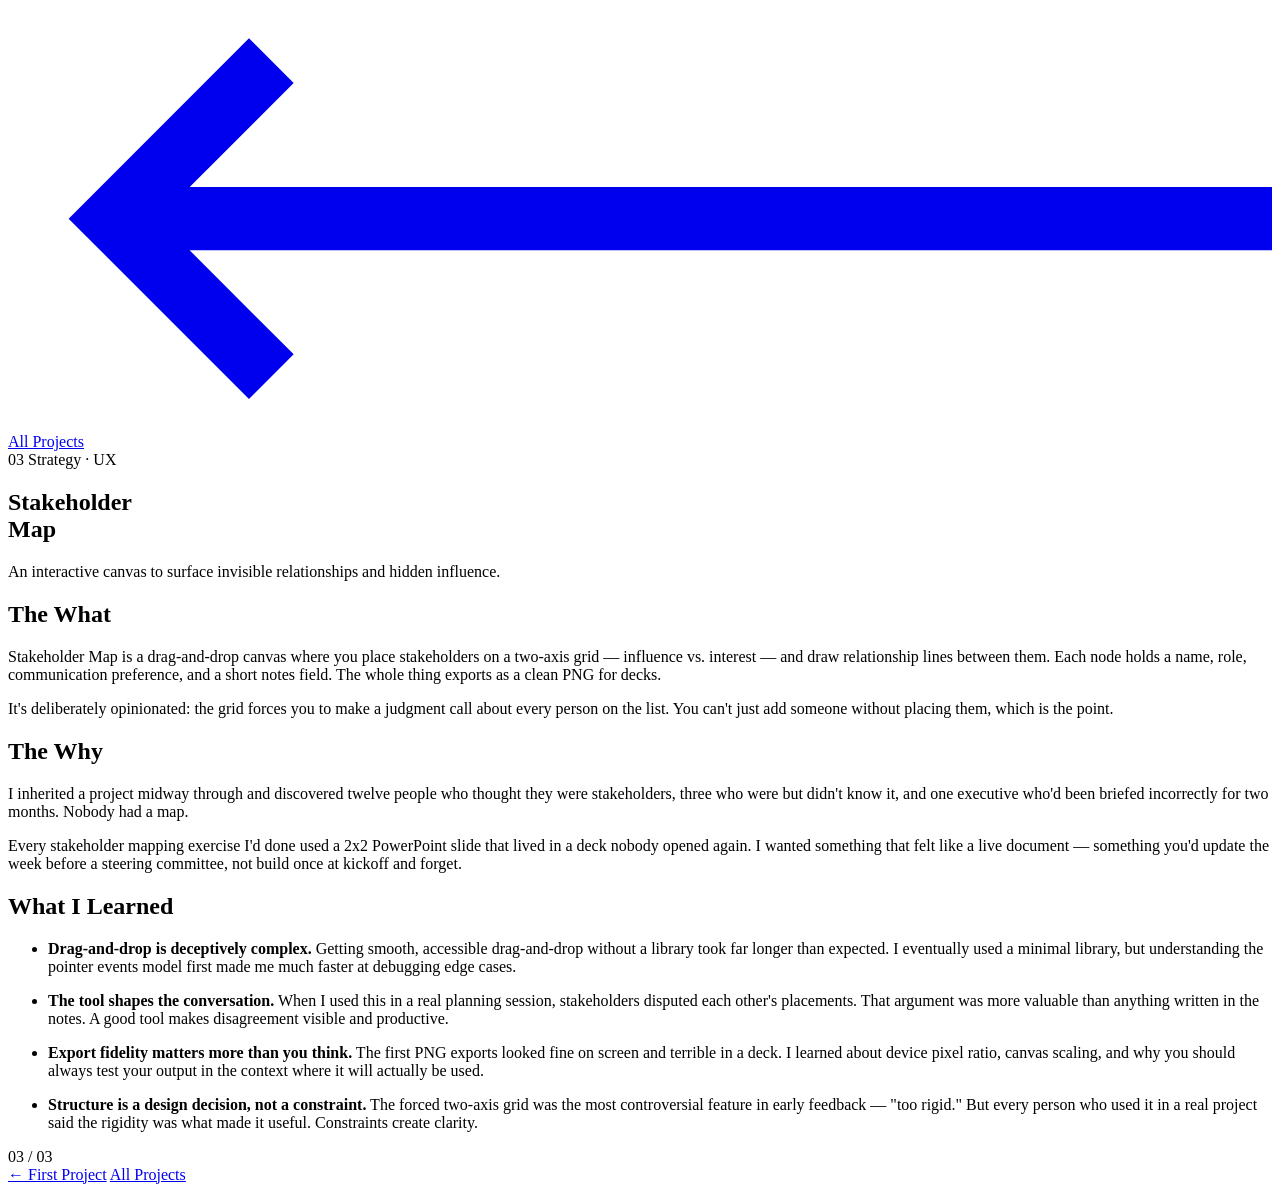
<file: projects/stakeholder-map.html>
<!DOCTYPE html>
<html lang="en">
<head>
  <meta charset="UTF-8" />
  <meta name="viewport" content="width=device-width, initial-scale=1.0" />
  <title>Stakeholder Map — Portfolio</title>
  <link rel="preconnect" href="https://fonts.googleapis.com" />
  <link rel="preconnect" href="https://fonts.gstatic.com" crossorigin />
  <link rel="stylesheet" href="../css/project.css" />
</head>
<body>

  <a href="../index.html" class="back-link">
    <svg viewBox="0 0 24 8" fill="none" xmlns="http://www.w3.org/2000/svg" aria-hidden="true">
      <path d="M24 4H2M5 1L2 4l3 3" stroke="currentColor" stroke-width="1.2"/>
    </svg>
    <span>All Projects</span>
  </a>

  <article class="project-page">

    <header class="project-header">
      <div class="project-header__meta">
        <span class="project-header__number">03</span>
        <span class="project-header__category">Strategy · UX</span>
      </div>
      <h1 class="project-header__title">Stakeholder<br />Map</h1>
      <p class="project-header__tagline">
        An interactive canvas to surface invisible relationships and hidden influence.
      </p>
    </header>

    <!-- ── The What ── -->
    <section class="project-section">
      <h2 class="project-section__heading">The What</h2>
      <div class="project-section__body">
        <p>
          Stakeholder Map is a drag-and-drop canvas where you place stakeholders on a
          two-axis grid — influence vs. interest — and draw relationship lines between
          them. Each node holds a name, role, communication preference, and a short
          notes field. The whole thing exports as a clean PNG for decks.
        </p>
        <p>
          It's deliberately opinionated: the grid forces you to make a judgment call
          about every person on the list. You can't just add someone without placing
          them, which is the point.
        </p>
      </div>
    </section>

    <!-- ── The Why ── -->
    <section class="project-section">
      <h2 class="project-section__heading">The Why</h2>
      <div class="project-section__body">
        <p>
          I inherited a project midway through and discovered twelve people who
          thought they were stakeholders, three who were but didn't know it, and one
          executive who'd been briefed incorrectly for two months. Nobody had a map.
        </p>
        <p>
          Every stakeholder mapping exercise I'd done used a 2x2 PowerPoint slide that
          lived in a deck nobody opened again. I wanted something that felt like a
          live document — something you'd update the week before a steering committee,
          not build once at kickoff and forget.
        </p>
      </div>
    </section>

    <!-- ── What I Learned ── -->
    <section class="project-section">
      <h2 class="project-section__heading">What I Learned</h2>
      <ul class="learning-list">
        <li class="learning-list__item" data-n="01">
          <p>
            <strong>Drag-and-drop is deceptively complex.</strong> Getting smooth,
            accessible drag-and-drop without a library took far longer than expected.
            I eventually used a minimal library, but understanding the pointer events
            model first made me much faster at debugging edge cases.
          </p>
        </li>
        <li class="learning-list__item" data-n="02">
          <p>
            <strong>The tool shapes the conversation.</strong> When I used this in a
            real planning session, stakeholders disputed each other's placements.
            That argument was more valuable than anything written in the notes. A good
            tool makes disagreement visible and productive.
          </p>
        </li>
        <li class="learning-list__item" data-n="03">
          <p>
            <strong>Export fidelity matters more than you think.</strong> The first
            PNG exports looked fine on screen and terrible in a deck. I learned about
            device pixel ratio, canvas scaling, and why you should always test your
            output in the context where it will actually be used.
          </p>
        </li>
        <li class="learning-list__item" data-n="04">
          <p>
            <strong>Structure is a design decision, not a constraint.</strong> The
            forced two-axis grid was the most controversial feature in early feedback —
            "too rigid." But every person who used it in a real project said the rigidity
            was what made it useful. Constraints create clarity.
          </p>
        </li>
      </ul>
    </section>

    <footer class="project-footer">
      <span class="project-footer__label">03 / 03</span>
      <nav class="project-footer__nav">
        <a href="task-flow-visualizer.html">← First Project</a>
        <a href="../index.html">All Projects</a>
      </nav>
    </footer>

  </article>

</body>
</html>
</file>
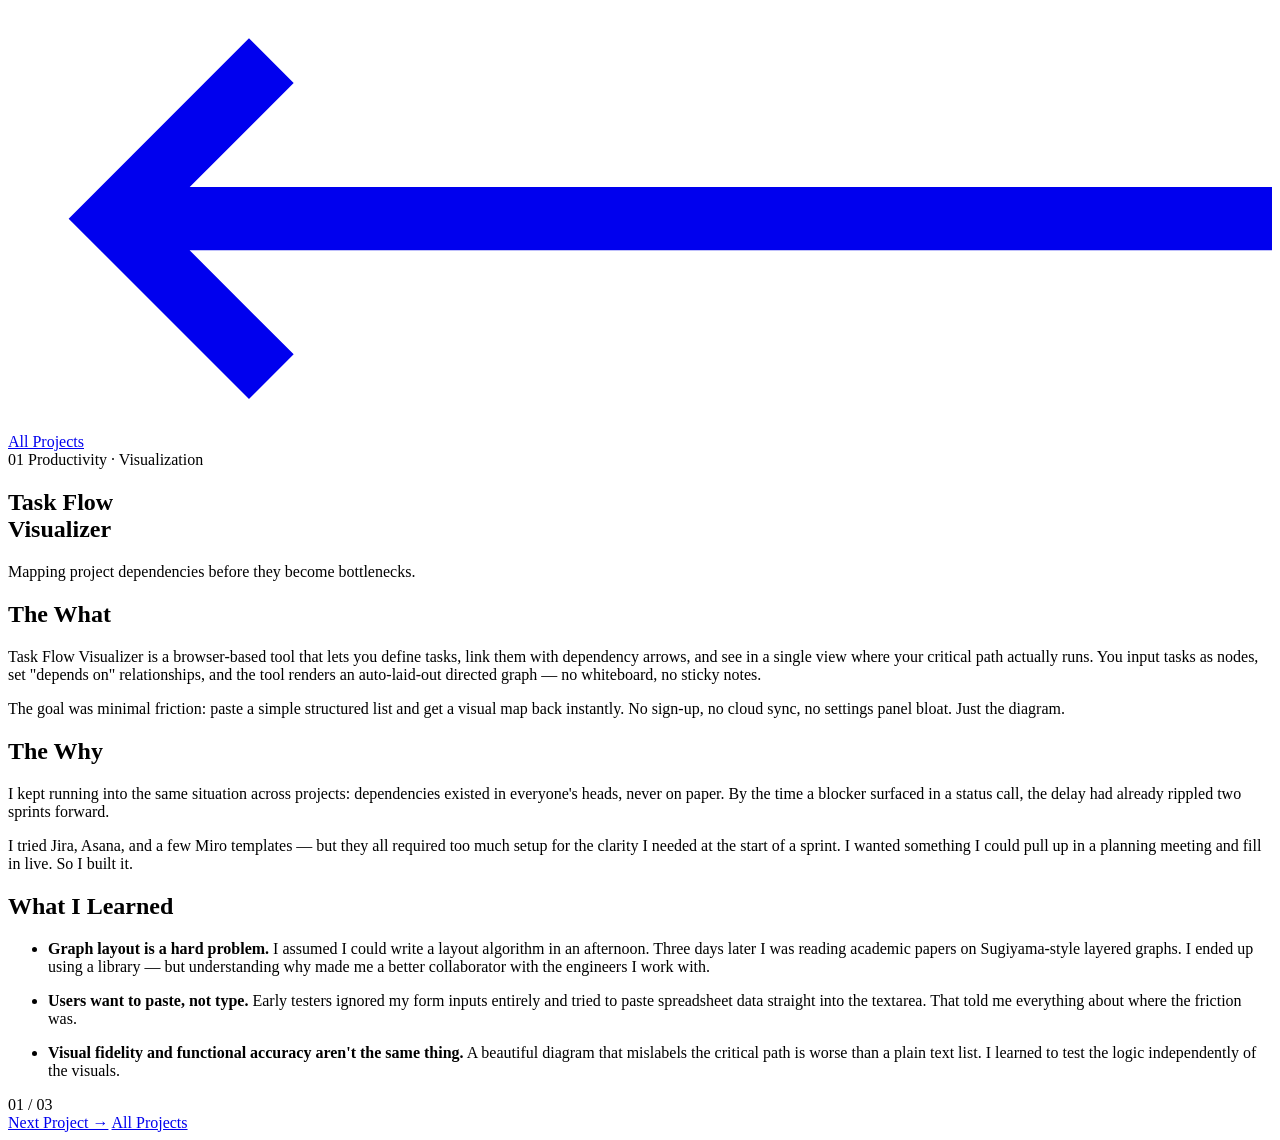
<file: projects/task-flow-visualizer.html>
<!DOCTYPE html>
<html lang="en">
<head>
  <meta charset="UTF-8" />
  <meta name="viewport" content="width=device-width, initial-scale=1.0" />
  <title>Task Flow Visualizer — Portfolio</title>
  <link rel="preconnect" href="https://fonts.googleapis.com" />
  <link rel="preconnect" href="https://fonts.gstatic.com" crossorigin />
  <link rel="stylesheet" href="../css/project.css" />
</head>
<body>

  <a href="../index.html" class="back-link">
    <svg viewBox="0 0 24 8" fill="none" xmlns="http://www.w3.org/2000/svg" aria-hidden="true">
      <path d="M24 4H2M5 1L2 4l3 3" stroke="currentColor" stroke-width="1.2"/>
    </svg>
    <span>All Projects</span>
  </a>

  <article class="project-page">

    <header class="project-header">
      <div class="project-header__meta">
        <span class="project-header__number">01</span>
        <span class="project-header__category">Productivity · Visualization</span>
      </div>
      <h1 class="project-header__title">Task Flow<br />Visualizer</h1>
      <p class="project-header__tagline">
        Mapping project dependencies before they become bottlenecks.
      </p>
    </header>

    <!-- ── The What ── -->
    <section class="project-section">
      <h2 class="project-section__heading">The What</h2>
      <div class="project-section__body">
        <p>
          Task Flow Visualizer is a browser-based tool that lets you define tasks,
          link them with dependency arrows, and see in a single view where your
          critical path actually runs. You input tasks as nodes, set "depends on"
          relationships, and the tool renders an auto-laid-out directed graph — no
          whiteboard, no sticky notes.
        </p>
        <p>
          The goal was minimal friction: paste a simple structured list and get
          a visual map back instantly. No sign-up, no cloud sync, no settings panel
          bloat. Just the diagram.
        </p>
      </div>
    </section>

    <!-- ── The Why ── -->
    <section class="project-section">
      <h2 class="project-section__heading">The Why</h2>
      <div class="project-section__body">
        <p>
          I kept running into the same situation across projects: dependencies existed
          in everyone's heads, never on paper. By the time a blocker surfaced in a
          status call, the delay had already rippled two sprints forward.
        </p>
        <p>
          I tried Jira, Asana, and a few Miro templates — but they all required too
          much setup for the clarity I needed at the start of a sprint. I wanted
          something I could pull up in a planning meeting and fill in live. So I built it.
        </p>
      </div>
    </section>

    <!-- ── What I Learned ── -->
    <section class="project-section">
      <h2 class="project-section__heading">What I Learned</h2>
      <ul class="learning-list">
        <li class="learning-list__item" data-n="01">
          <p>
            <strong>Graph layout is a hard problem.</strong> I assumed I could write
            a layout algorithm in an afternoon. Three days later I was reading academic
            papers on Sugiyama-style layered graphs. I ended up using a library — but
            understanding why made me a better collaborator with the engineers I work with.
          </p>
        </li>
        <li class="learning-list__item" data-n="02">
          <p>
            <strong>Users want to paste, not type.</strong> Early testers ignored my
            form inputs entirely and tried to paste spreadsheet data straight into the
            textarea. That told me everything about where the friction was.
          </p>
        </li>
        <li class="learning-list__item" data-n="03">
          <p>
            <strong>Visual fidelity and functional accuracy aren't the same thing.</strong>
            A beautiful diagram that mislabels the critical path is worse than
            a plain text list. I learned to test the logic independently of the visuals.
          </p>
        </li>
      </ul>
    </section>

    <footer class="project-footer">
      <span class="project-footer__label">01 / 03</span>
      <nav class="project-footer__nav">
        <a href="retro-dashboard.html">Next Project →</a>
        <a href="../index.html">All Projects</a>
      </nav>
    </footer>

  </article>

</body>
</html>
</file>
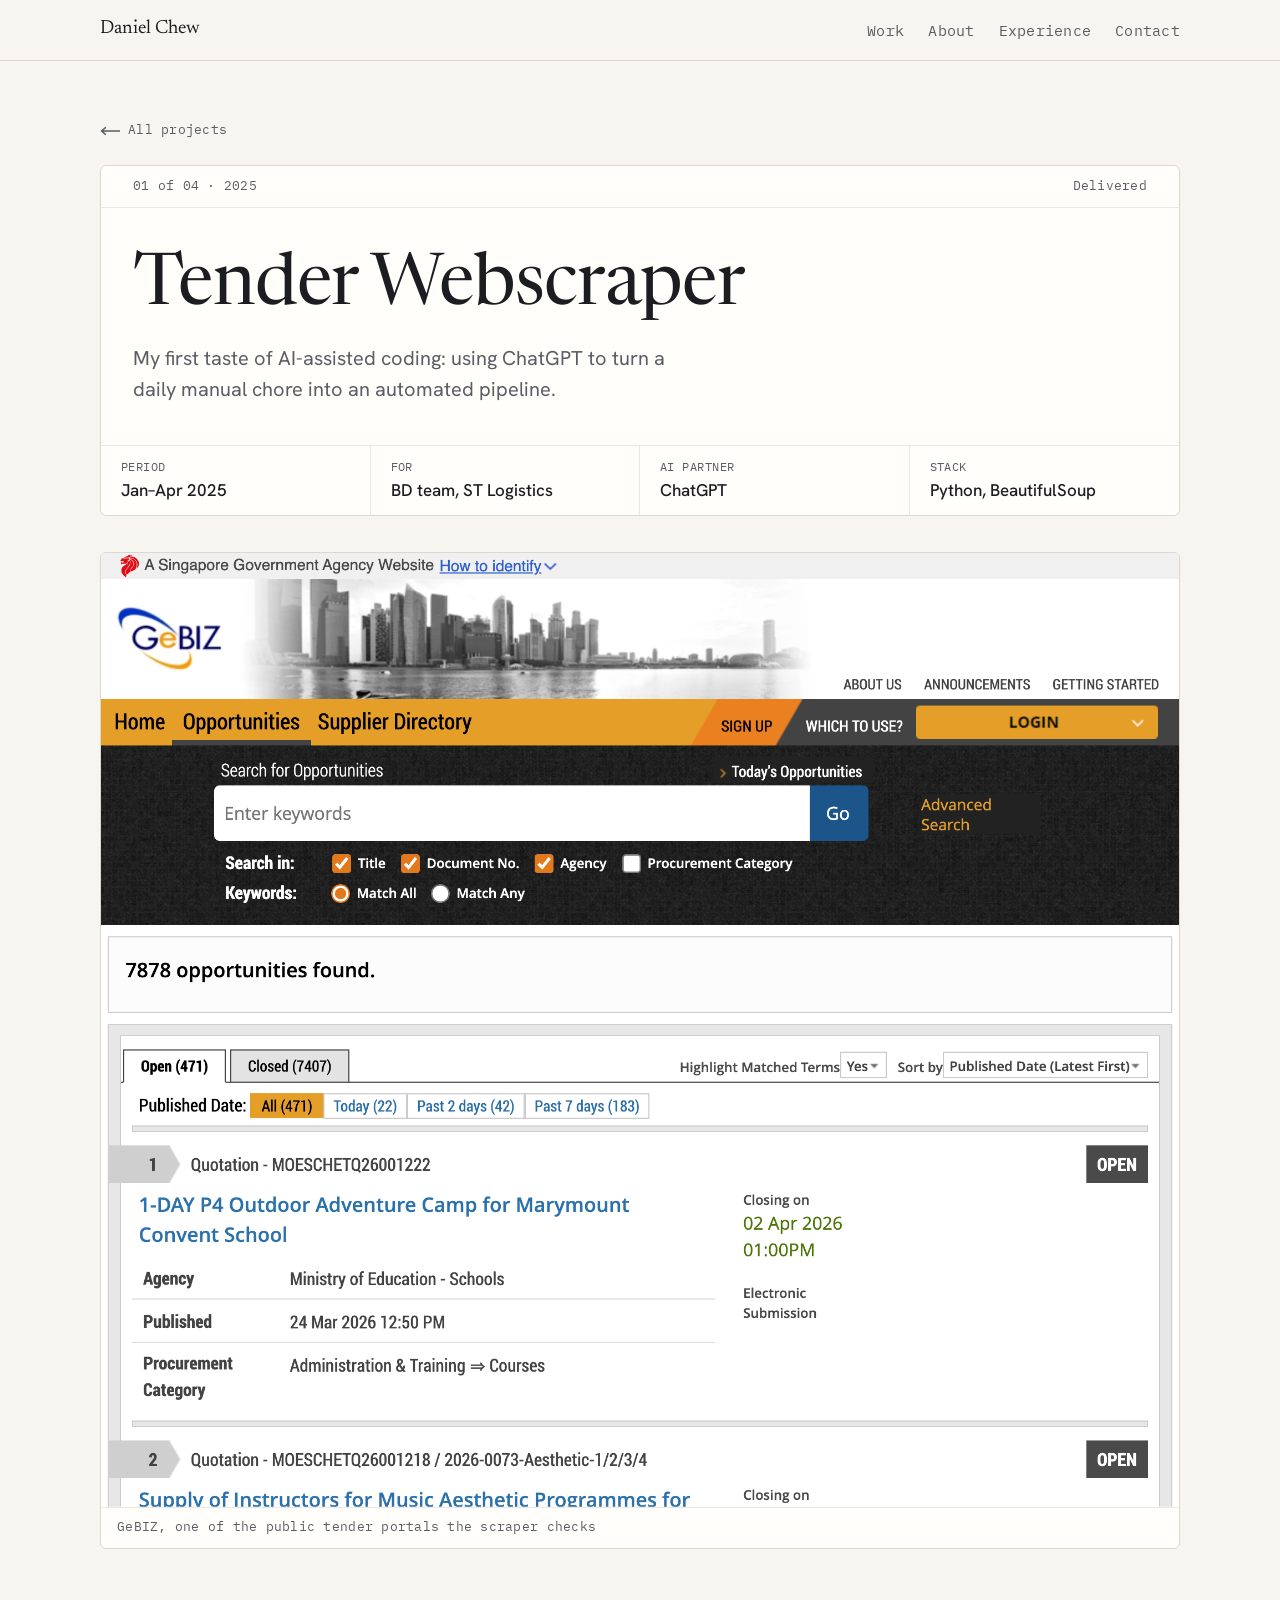
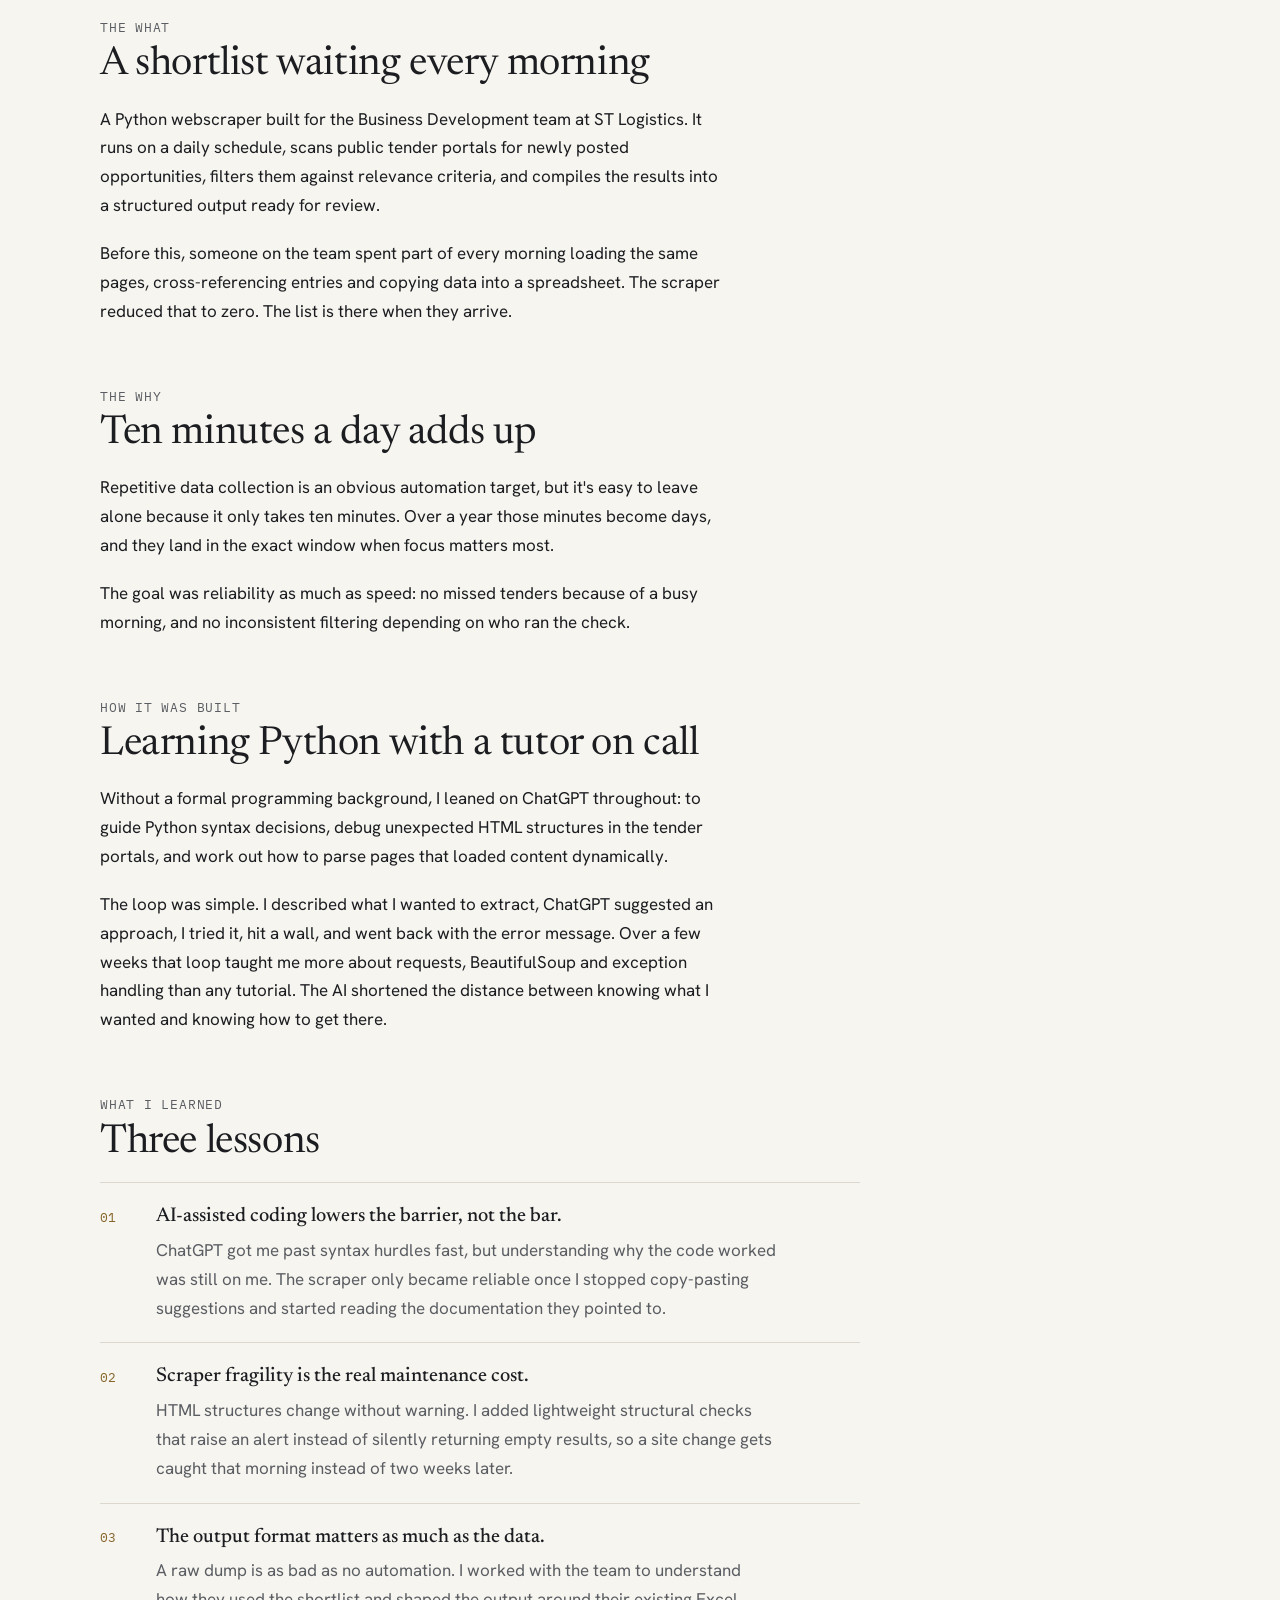
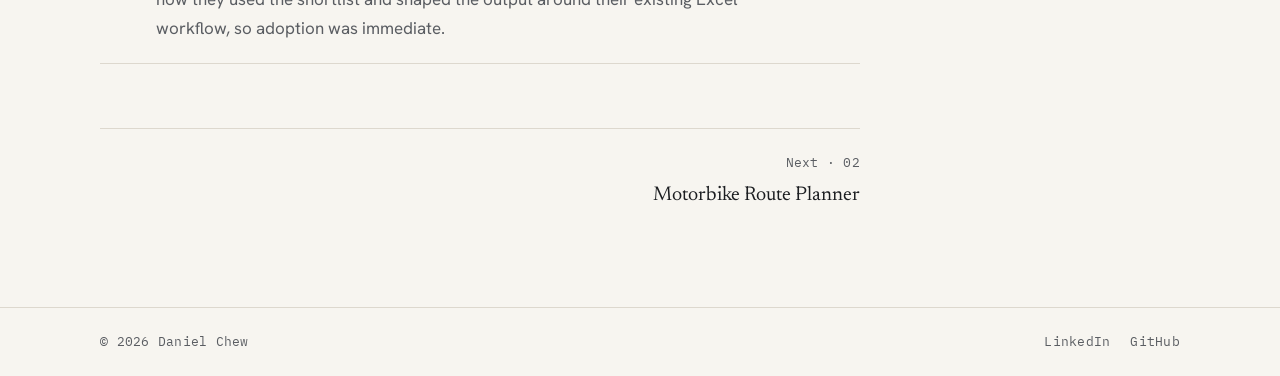
<file: projects/tender-webscraper.html>
<!DOCTYPE html>
<html lang="en">
<head>
  <meta charset="UTF-8" />
  <meta name="viewport" content="width=device-width, initial-scale=1.0, viewport-fit=cover" />
  <title>Tender Webscraper — Daniel Chew</title>
  <link rel="preconnect" href="https://fonts.googleapis.com" />
  <link rel="preconnect" href="https://fonts.gstatic.com" crossorigin />
  <link rel="stylesheet" href="https://fonts.googleapis.com/css2?family=Newsreader:ital,opsz,wght@0,6..72,400;0,6..72,500;1,6..72,400&family=Hanken+Grotesk:wght@400;500;600&family=IBM+Plex+Mono:wght@400;500&display=swap" />
  <link rel="stylesheet" href="../css/style.css" />
  <link rel="stylesheet" href="../css/project.css" />
</head>
<body>

  <header class="strip">
    <div class="wrap strip__inner">
      <a href="../index.html" class="strip__mark">Daniel Chew</a>
      <nav class="strip__nav mono" aria-label="Sections">
        <a href="../index.html#work">Work</a>
        <a href="../index.html#about">About</a>
        <a href="../index.html#experience">Experience</a>
        <a href="../index.html#contact">Contact</a>
      </nav>
    </div>
  </header>

  <main class="wrap">
    <header class="case-head">
      <a class="case-back mono" href="../index.html#work">
        <svg viewBox="0 0 24 12" fill="none" aria-hidden="true"><path d="M24 6H3M7 1.5 2 6l5 4.5" stroke="currentColor" stroke-width="2"/></svg>
        All projects
      </a>
      <div class="case-label">
        <div class="label__band mono"><span>01 of 04 · 2025</span><span>Delivered</span></div>
        <div class="case-label__main">
          <h1 class="case-title">Tender Webscraper</h1>
          <p class="case-tagline">My first taste of AI-assisted coding: using ChatGPT to turn a daily manual chore into an automated pipeline.</p>
        </div>
        <dl class="fields">
          <div class="field"><dt>Period</dt><dd>Jan–Apr 2025</dd></div>
          <div class="field"><dt>For</dt><dd>BD team, ST Logistics</dd></div>
          <div class="field"><dt>AI partner</dt><dd>ChatGPT</dd></div>
          <div class="field"><dt>Stack</dt><dd>Python, BeautifulSoup</dd></div>
        </dl>
      </div>
      <figure class="case-shot">
        <img src="../img/gebiz-tender-portal.png" alt="GeBIZ tender portal showing search results with open procurement opportunities" />
        <figcaption class="mono">GeBIZ, one of the public tender portals the scraper checks</figcaption>
      </figure>
    </header>

    <article class="case-body">
      <section class="case-section">
        <h2><span class="mono">The what</span>A shortlist waiting every morning</h2>
        <div class="prose">
          <p>
            A Python webscraper built for the Business Development team at ST Logistics. It
            runs on a daily schedule, scans public tender portals for newly posted
            opportunities, filters them against relevance criteria, and compiles the results
            into a structured output ready for review.
          </p>
          <p>
            Before this, someone on the team spent part of every morning loading the same
            pages, cross-referencing entries and copying data into a spreadsheet. The scraper
            reduced that to zero. The list is there when they arrive.
          </p>
        </div>
      </section>

      <section class="case-section">
        <h2><span class="mono">The why</span>Ten minutes a day adds up</h2>
        <div class="prose">
          <p>
            Repetitive data collection is an obvious automation target, but it's easy to leave
            alone because it only takes ten minutes. Over a year those minutes become days, and
            they land in the exact window when focus matters most.
          </p>
          <p>
            The goal was reliability as much as speed: no missed tenders because of a busy
            morning, and no inconsistent filtering depending on who ran the check.
          </p>
        </div>
      </section>

      <section class="case-section">
        <h2><span class="mono">How it was built</span>Learning Python with a tutor on call</h2>
        <div class="prose">
          <p>
            Without a formal programming background, I leaned on ChatGPT throughout: to guide
            Python syntax decisions, debug unexpected HTML structures in the tender portals,
            and work out how to parse pages that loaded content dynamically.
          </p>
          <p>
            The loop was simple. I described what I wanted to extract, ChatGPT suggested an
            approach, I tried it, hit a wall, and went back with the error message. Over a few
            weeks that loop taught me more about requests, BeautifulSoup and exception handling
            than any tutorial. The AI shortened the distance between knowing what I wanted and
            knowing how to get there.
          </p>
        </div>
      </section>

      <section class="case-section">
        <h2><span class="mono">What I learned</span>Three lessons</h2>
        <ol class="lessons">
          <li data-n="01"><p><strong>AI-assisted coding lowers the barrier, not the bar.</strong>ChatGPT got me past syntax hurdles fast, but understanding why the code worked was still on me. The scraper only became reliable once I stopped copy-pasting suggestions and started reading the documentation they pointed to.</p></li>
          <li data-n="02"><p><strong>Scraper fragility is the real maintenance cost.</strong>HTML structures change without warning. I added lightweight structural checks that raise an alert instead of silently returning empty results, so a site change gets caught that morning instead of two weeks later.</p></li>
          <li data-n="03"><p><strong>The output format matters as much as the data.</strong>A raw dump is as bad as no automation. I worked with the team to understand how they used the shortlist and shaped the output around their existing Excel workflow, so adoption was immediate.</p></li>
        </ol>
      </section>

      <nav class="case-nav" aria-label="More projects">
        <span></span>
        <a href="japan-trip-planner.html"><span class="mono">Next · 02</span><b>Motorbike Route Planner</b></a>
      </nav>
    </article>
  </main>

  <footer class="footer">
    <div class="wrap footer__inner mono">
      <span>© 2026 Daniel Chew</span>
      <nav aria-label="Elsewhere">
        <a href="https://linkedin.com/in/daniel-chew-yu" target="_blank" rel="noopener">LinkedIn</a>
        <a href="https://github.com/pewpert" target="_blank" rel="noopener">GitHub</a>
      </nav>
    </div>
  </footer>

</body>
</html>
</file>
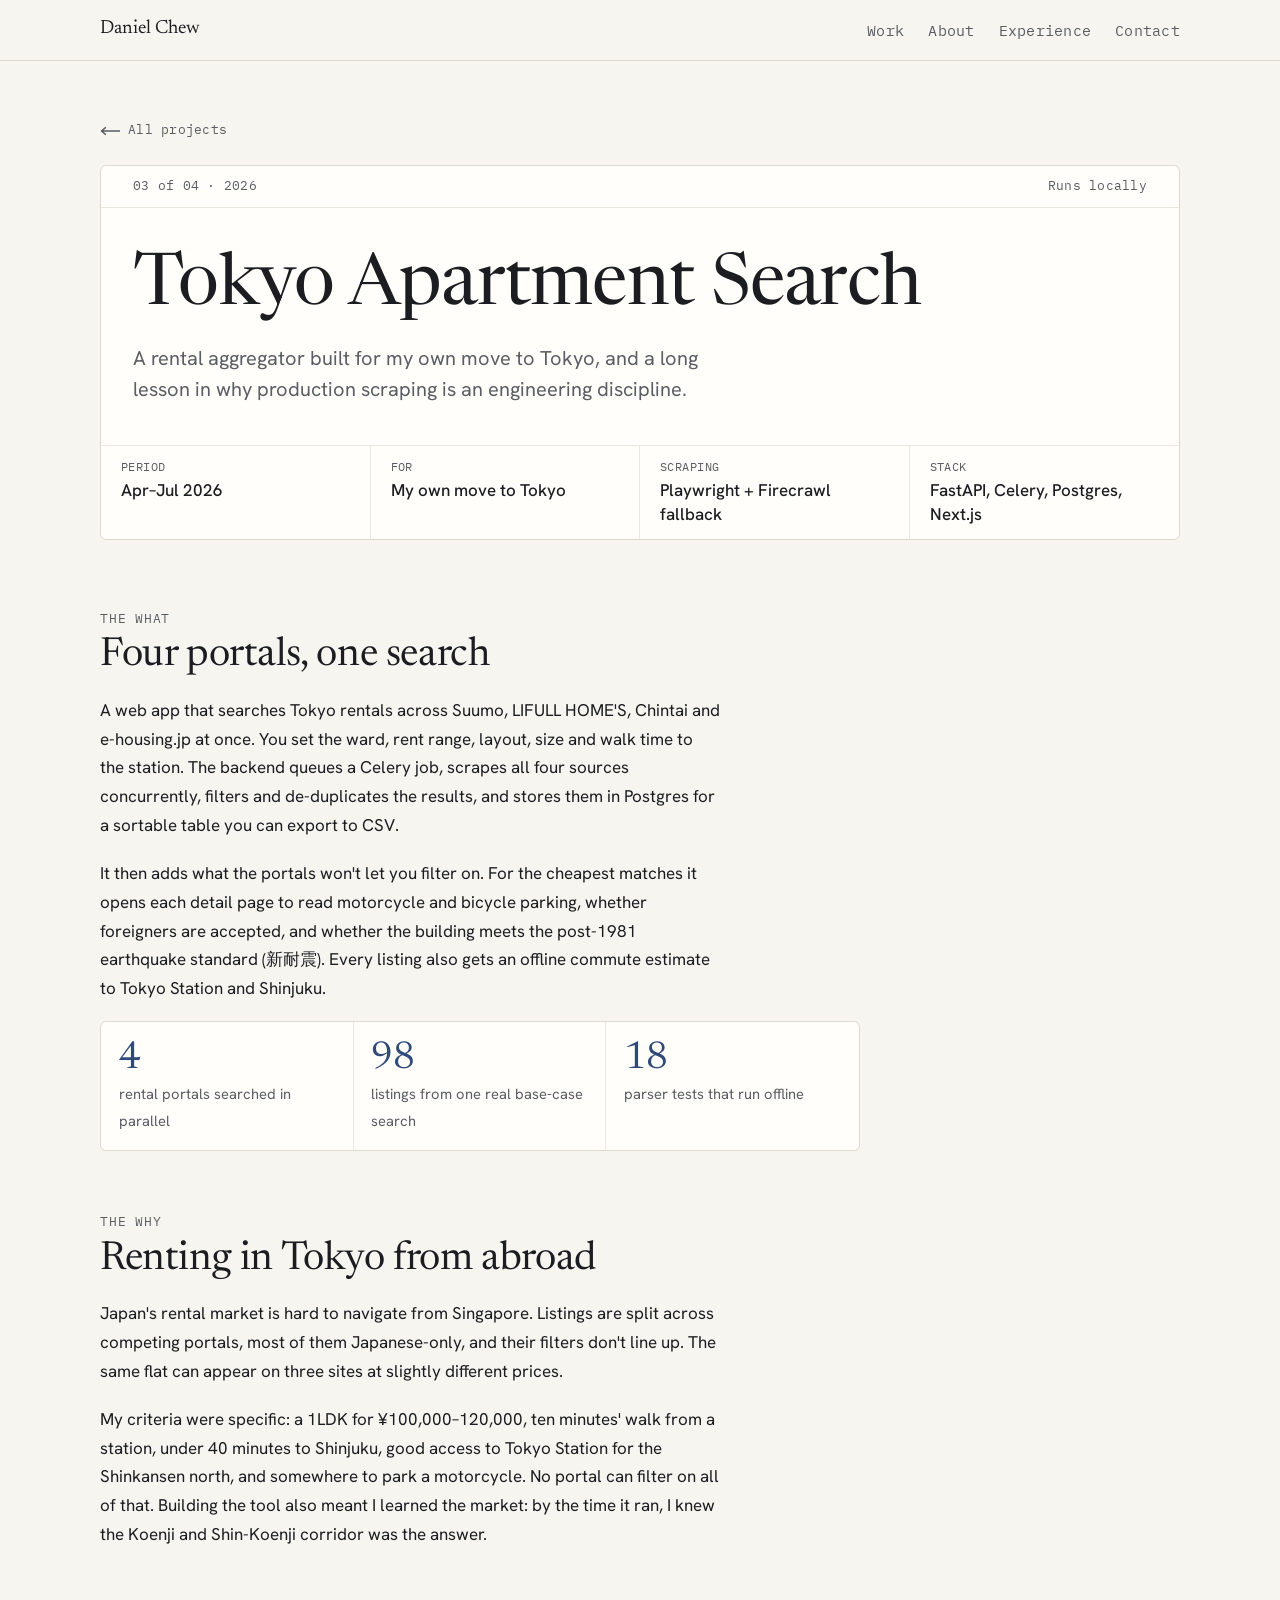
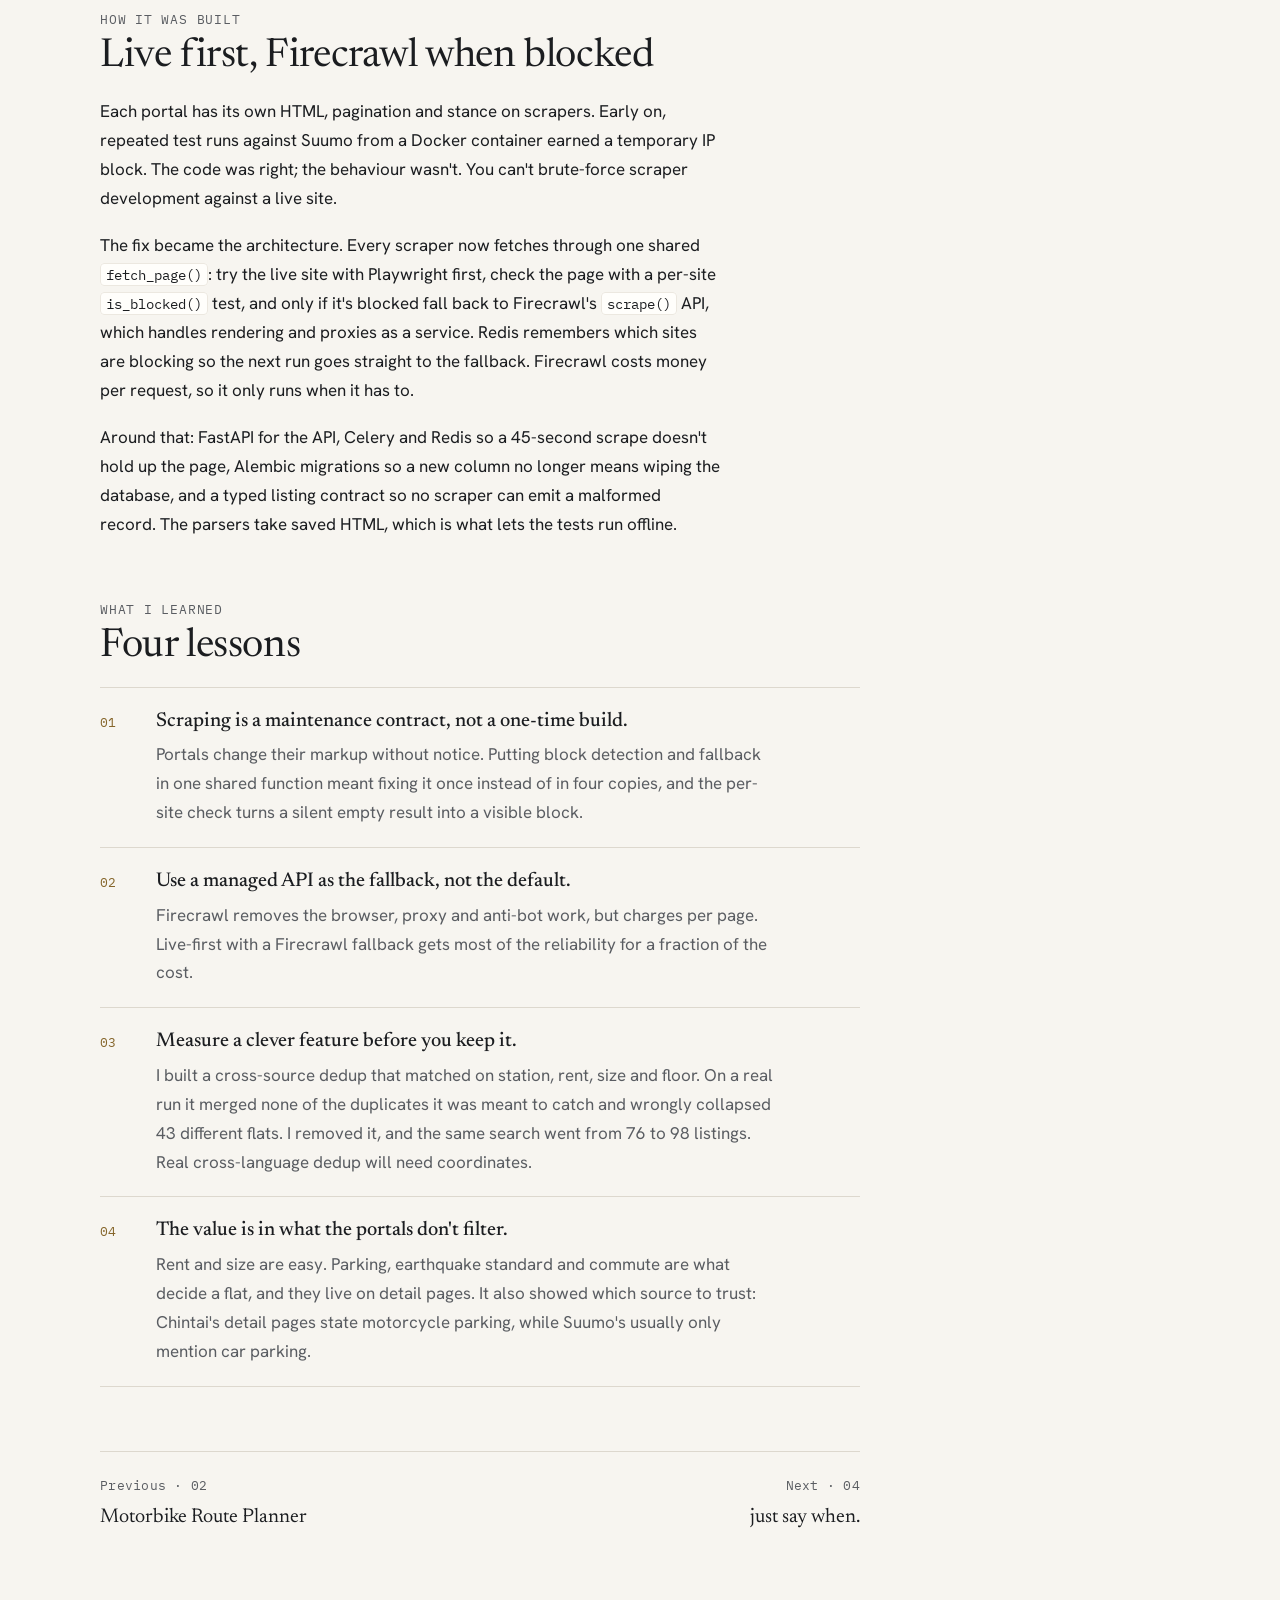
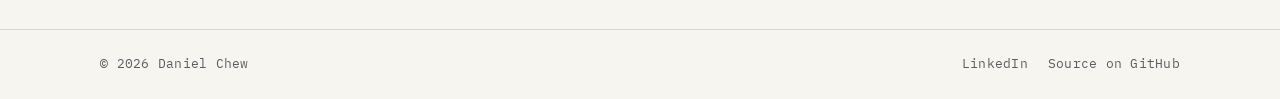
<file: projects/tokyo-apartment-search.html>
<!DOCTYPE html>
<html lang="en">
<head>
  <meta charset="UTF-8" />
  <meta name="viewport" content="width=device-width, initial-scale=1.0, viewport-fit=cover" />
  <title>Tokyo Apartment Search — Daniel Chew</title>
  <link rel="preconnect" href="https://fonts.googleapis.com" />
  <link rel="preconnect" href="https://fonts.gstatic.com" crossorigin />
  <link rel="stylesheet" href="https://fonts.googleapis.com/css2?family=Newsreader:ital,opsz,wght@0,6..72,400;0,6..72,500;1,6..72,400&family=Hanken+Grotesk:wght@400;500;600&family=IBM+Plex+Mono:wght@400;500&display=swap" />
  <link rel="stylesheet" href="../css/style.css" />
  <link rel="stylesheet" href="../css/project.css" />
</head>
<body>

  <header class="strip">
    <div class="wrap strip__inner">
      <a href="../index.html" class="strip__mark">Daniel Chew</a>
      <nav class="strip__nav mono" aria-label="Sections">
        <a href="../index.html#work">Work</a>
        <a href="../index.html#about">About</a>
        <a href="../index.html#experience">Experience</a>
        <a href="../index.html#contact">Contact</a>
      </nav>
    </div>
  </header>

  <main class="wrap">
    <header class="case-head">
      <a class="case-back mono" href="../index.html#work">
        <svg viewBox="0 0 24 12" fill="none" aria-hidden="true"><path d="M24 6H3M7 1.5 2 6l5 4.5" stroke="currentColor" stroke-width="2"/></svg>
        All projects
      </a>
      <div class="case-label">
        <div class="label__band mono"><span>03 of 04 · 2026</span><span>Runs locally</span></div>
        <div class="case-label__main">
          <h1 class="case-title">Tokyo Apartment Search</h1>
          <p class="case-tagline">A rental aggregator built for my own move to Tokyo, and a long lesson in why production scraping is an engineering discipline.</p>
        </div>
        <dl class="fields">
          <div class="field"><dt>Period</dt><dd>Apr–Jul 2026</dd></div>
          <div class="field"><dt>For</dt><dd>My own move to Tokyo</dd></div>
          <div class="field"><dt>Scraping</dt><dd>Playwright + Firecrawl fallback</dd></div>
          <div class="field"><dt>Stack</dt><dd>FastAPI, Celery, Postgres, Next.js</dd></div>
        </dl>
      </div>
    </header>

    <article class="case-body">
      <section class="case-section">
        <h2><span class="mono">The what</span>Four portals, one search</h2>
        <div class="prose">
          <p>
            A web app that searches Tokyo rentals across Suumo, LIFULL HOME'S, Chintai and
            e-housing.jp at once. You set the ward, rent range, layout, size and walk time to the
            station. The backend queues a Celery job, scrapes all four sources concurrently,
            filters and de-duplicates the results, and stores them in Postgres for a sortable
            table you can export to CSV.
          </p>
          <p>
            It then adds what the portals won't let you filter on. For the cheapest matches it
            opens each detail page to read motorcycle and bicycle parking, whether foreigners are
            accepted, and whether the building meets the post-1981 earthquake standard (新耐震).
            Every listing also gets an offline commute estimate to Tokyo Station and Shinjuku.
          </p>
        </div>
        <div class="facts">
          <div><b>4</b><span>rental portals searched in parallel</span></div>
          <div><b>98</b><span>listings from one real base-case search</span></div>
          <div><b>18</b><span>parser tests that run offline</span></div>
        </div>
      </section>

      <section class="case-section">
        <h2><span class="mono">The why</span>Renting in Tokyo from abroad</h2>
        <div class="prose">
          <p>
            Japan's rental market is hard to navigate from Singapore. Listings are split across
            competing portals, most of them Japanese-only, and their filters don't line up. The
            same flat can appear on three sites at slightly different prices.
          </p>
          <p>
            My criteria were specific: a 1LDK for ¥100,000–120,000, ten minutes' walk from a
            station, under 40 minutes to Shinjuku, good access to Tokyo Station for the
            Shinkansen north, and somewhere to park a motorcycle. No portal can filter on all of
            that. Building the tool also meant I learned the market: by the time it ran, I knew
            the Koenji and Shin-Koenji corridor was the answer.
          </p>
        </div>
      </section>

      <section class="case-section">
        <h2><span class="mono">How it was built</span>Live first, Firecrawl when blocked</h2>
        <div class="prose">
          <p>
            Each portal has its own HTML, pagination and stance on scrapers. Early on, repeated
            test runs against Suumo from a Docker container earned a temporary IP block. The code
            was right; the behaviour wasn't. You can't brute-force scraper development against a
            live site.
          </p>
          <p>
            The fix became the architecture. Every scraper now fetches through one shared
            <code>fetch_page()</code>: try the live site with Playwright first, check the page
            with a per-site <code>is_blocked()</code> test, and only if it's blocked fall back to
            Firecrawl's <code>scrape()</code> API, which handles rendering and proxies as a
            service. Redis remembers which sites are blocking so the next run goes straight to
            the fallback. Firecrawl costs money per request, so it only runs when it has to.
          </p>
          <p>
            Around that: FastAPI for the API, Celery and Redis so a 45-second scrape doesn't
            hold up the page, Alembic migrations so a new column no longer means wiping the
            database, and a typed listing contract so no scraper can emit a malformed record.
            The parsers take saved HTML, which is what lets the tests run offline.
          </p>
        </div>
      </section>

      <section class="case-section">
        <h2><span class="mono">What I learned</span>Four lessons</h2>
        <ol class="lessons">
          <li data-n="01"><p><strong>Scraping is a maintenance contract, not a one-time build.</strong>Portals change their markup without notice. Putting block detection and fallback in one shared function meant fixing it once instead of in four copies, and the per-site check turns a silent empty result into a visible block.</p></li>
          <li data-n="02"><p><strong>Use a managed API as the fallback, not the default.</strong>Firecrawl removes the browser, proxy and anti-bot work, but charges per page. Live-first with a Firecrawl fallback gets most of the reliability for a fraction of the cost.</p></li>
          <li data-n="03"><p><strong>Measure a clever feature before you keep it.</strong>I built a cross-source dedup that matched on station, rent, size and floor. On a real run it merged none of the duplicates it was meant to catch and wrongly collapsed 43 different flats. I removed it, and the same search went from 76 to 98 listings. Real cross-language dedup will need coordinates.</p></li>
          <li data-n="04"><p><strong>The value is in what the portals don't filter.</strong>Rent and size are easy. Parking, earthquake standard and commute are what decide a flat, and they live on detail pages. It also showed which source to trust: Chintai's detail pages state motorcycle parking, while Suumo's usually only mention car parking.</p></li>
        </ol>
      </section>

      <nav class="case-nav" aria-label="More projects">
        <a href="japan-trip-planner.html"><span class="mono">Previous · 02</span><b>Motorbike Route Planner</b></a>
        <a href="just-say-when.html"><span class="mono">Next · 04</span><b>just say when.</b></a>
      </nav>
    </article>
  </main>

  <footer class="footer">
    <div class="wrap footer__inner mono">
      <span>© 2026 Daniel Chew</span>
      <nav aria-label="Elsewhere">
        <a href="https://linkedin.com/in/daniel-chew-yu" target="_blank" rel="noopener">LinkedIn</a>
        <a href="https://github.com/pewpert/jubilant-eureka" target="_blank" rel="noopener">Source on GitHub</a>
      </nav>
    </div>
  </footer>

</body>
</html>
</file>
<file: css/style.css>
/* ============================================================
   Daniel Chew — Off-white
   Layout: one quiet column. Intro and profile card, selected
   work as labelled project cards, small tools, about, skills,
   experience, contact. Warm off-white paper, graphite ink,
   deep slate-blue accent with a brass second accent for marks.
   ============================================================ */
:root {
  --bg:      #F7F5F0;
  --surface: #FFFEFB;
  --ink:     #1B1D20;
  --ink-2:   #5A5D62;
  --rule:    #DDD8CE;
  --rule-2:  #ECE8E0;
  --accent:  #2F4A78;
  --accent-2: #85652A;
  --on-accent: #FFFEFB;
  --live:    #2F7A55;

  --display: 'Newsreader', Georgia, 'Times New Roman', serif;
  --body:    'Hanken Grotesk', 'Helvetica Neue', Arial, sans-serif;
  --mono:    'IBM Plex Mono', ui-monospace, 'SFMono-Regular', Menlo, monospace;

  --step--1: 0.8125rem;
  --step-0:  1.0625rem;
  --step-1:  1.25rem;
  --step-2:  clamp(1.75rem, 1.3rem + 1.6vw, 2.5rem);
  --step-3:  clamp(2.5rem, 1.6rem + 3.6vw, 4.5rem);

  --wrap: 1160px;
  --radius: 6px;
  --ease: cubic-bezier(0.2, 0.7, 0.2, 1);
}

@media (prefers-color-scheme: dark) {
  :root:not([data-theme="light"]) {
    --bg: #151514; --surface: #1D1D1B; --ink: #EEEBE4; --ink-2: #B5B1A8;
    --rule: #33322E; --rule-2: #262624; --accent: #9DB4DE; --accent-2: #D2B072;
    --on-accent: #151514; --live: #6CC59A; color-scheme: dark;
  }
}
:root[data-theme="dark"] {
  --bg: #151514; --surface: #1D1D1B; --ink: #EEEBE4; --ink-2: #B5B1A8;
  --rule: #33322E; --rule-2: #262624; --accent: #9DB4DE; --accent-2: #D2B072;
  --on-accent: #151514; --live: #6CC59A; color-scheme: dark;
}

/* ── Base ───────────────────────────────────── */
*, *::before, *::after { box-sizing: border-box; }

html { -webkit-text-size-adjust: 100%; scroll-behavior: smooth; }

body {
  margin: 0;
  background: var(--bg);
  color: var(--ink);
  font-family: var(--body);
  font-size: var(--step-0);
  line-height: 1.6;
  -webkit-font-smoothing: antialiased;
}

img { max-width: 100%; display: block; }

a { color: inherit; }

:focus-visible {
  outline: 2px solid var(--accent);
  outline-offset: 3px;
  border-radius: 2px;
}

h1, h2, h3 {
  font-family: var(--display);
  font-weight: 400;
  line-height: 1.1;
  letter-spacing: -0.01em;
  margin: 0;
  text-wrap: balance;
}

p { margin: 0; }

.wrap {
  max-width: var(--wrap);
  margin-inline: auto;
  padding-left: max(16px, env(safe-area-inset-left, 0px));
  padding-right: max(16px, env(safe-area-inset-right, 0px));
}

@media (min-width: 720px) {
  .wrap {
    padding-left: max(40px, env(safe-area-inset-left, 0px));
    padding-right: max(40px, env(safe-area-inset-right, 0px));
  }
}

.mono {
  font-family: var(--mono);
  font-size: var(--step--1);
  font-weight: 400;
  letter-spacing: 0.02em;
}

.eyebrow {
  font-family: var(--mono);
  font-size: var(--step--1);
  letter-spacing: 0.06em;
  text-transform: uppercase;
  color: var(--accent-2);
}

/* ── Top bar ────────────────────────────────── */
.strip {
  position: sticky;
  top: env(safe-area-inset-top, 0px);
  z-index: 20;
  background: color-mix(in srgb, var(--bg) 92%, transparent);
  backdrop-filter: saturate(1.2) blur(8px);
  border-bottom: 1px solid var(--rule);
}

body::before {
  content: '';
  position: fixed;
  inset: 0 0 auto;
  height: env(safe-area-inset-top, 0px);
  z-index: 21;
  background: var(--bg);
}

.strip__inner {
  display: flex;
  align-items: center;
  justify-content: space-between;
  gap: 1rem;
  padding-block: 0.9rem;
  flex-wrap: wrap;
}

.strip__mark {
  font-family: var(--display);
  font-size: 1.2rem;
  text-decoration: none;
}

.strip__nav {
  display: flex;
  gap: 1.5rem;
  flex-wrap: wrap;
}

.strip__nav a {
  text-decoration: none;
  color: var(--ink-2);
  font-size: 0.95rem;
}

.strip__nav a:hover { color: var(--accent); }

/* ── Buttons ────────────────────────────────── */
.btn {
  display: inline-flex;
  align-items: center;
  gap: 0.5rem;
  min-height: 44px;
  padding: 0.65rem 1.1rem;
  border: 1px solid var(--rule);
  border-radius: var(--radius);
  background: var(--surface);
  text-decoration: none;
  font-weight: 500;
  font-size: 0.95rem;
  transition: border-color 0.2s var(--ease), color 0.2s var(--ease), background 0.2s var(--ease);
}

.btn:hover { border-color: var(--accent); color: var(--accent); }

.btn--solid { background: var(--accent); border-color: var(--accent); color: var(--on-accent); }
.btn--solid:hover { background: var(--ink); border-color: var(--ink); color: var(--bg); }

/* ── Intro ──────────────────────────────────── */
.hero {
  display: grid;
  grid-template-columns: minmax(0, 1.4fr) minmax(0, 1fr);
  gap: clamp(2rem, 5vw, 4.5rem);
  align-items: start;
  padding-block: clamp(3rem, 8vw, 6rem) clamp(3rem, 7vw, 5rem);
}

.hero__text { display: grid; gap: 1.5rem; min-width: 0; }

.hero__title { font-size: var(--step-3); }

.hero__title em { font-style: italic; color: var(--accent); }

.hero__lede {
  font-size: var(--step-1);
  line-height: 1.55;
  color: var(--ink-2);
  max-width: 50ch;
}

.hero__links { display: flex; flex-wrap: wrap; gap: 0.75rem; }

/* Profile card */
.profile {
  background: var(--surface);
  border: 1px solid var(--rule);
  border-radius: var(--radius);
  min-width: 0;
  overflow: hidden;
}

.profile__top {
  display: grid;
  grid-template-columns: 88px minmax(0, 1fr);
  gap: 1rem;
  align-items: center;
  padding: 1.1rem;
  border-bottom: 1px solid var(--rule);
}

.profile__photo {
  width: 88px;
  height: 88px;
  border-radius: 50%;
  object-fit: cover;
  object-position: center 30%;
}

.profile__name { font-family: var(--display); font-size: 1.5rem; line-height: 1.2; }

.profile__role { color: var(--ink-2); font-size: 0.95rem; }

/* Shared label/value grid */
.fields {
  display: grid;
  grid-template-columns: 1fr 1fr;
  margin: 0;
}

.field {
  padding: 0.75rem 1.1rem;
  border-bottom: 1px solid var(--rule-2);
  min-width: 0;
}

.field:nth-child(odd) { border-right: 1px solid var(--rule-2); }

.field dt {
  font-family: var(--mono);
  font-size: 0.72rem;
  letter-spacing: 0.04em;
  text-transform: uppercase;
  color: var(--ink-2);
}

.field dd { margin: 0.15rem 0 0; font-weight: 500; line-height: 1.4; }

.field--wide { grid-column: 1 / -1; border-right: 0 !important; }

.profile .field:last-child { border-bottom: 0; }

/* ── Sections ───────────────────────────────── */
.section {
  padding-block: clamp(3rem, 7vw, 5rem);
  border-top: 1px solid var(--rule);
}

/* Keep anchored headings clear of the sticky top bar */
section[id] { scroll-margin-top: 4.5rem; }

.section__head {
  display: flex;
  justify-content: space-between;
  align-items: end;
  gap: 1rem 2rem;
  flex-wrap: wrap;
  margin-bottom: clamp(1.75rem, 4vw, 2.5rem);
}

.section__head > div { display: grid; gap: 0.6rem; }

.section__title { font-size: var(--step-2); }

.section__note { color: var(--ink-2); max-width: 46ch; }

/* ── How I build: progression ───────────────── */
.progression {
  display: grid;
  grid-template-columns: repeat(4, minmax(0, 1fr));
  margin: 0 0 clamp(1.75rem, 4vw, 2.5rem);
  padding: 0;
  list-style: none;
  position: relative;
}

.progression::before {
  content: '';
  position: absolute;
  left: 5px;
  right: 5px;
  top: 5px;
  height: 1px;
  background: var(--rule);
}

.progression li {
  position: relative;
  padding-top: 1.3rem;
  padding-right: 1rem;
  min-width: 0;
}

.progression li::before {
  content: '';
  position: absolute;
  top: 0;
  left: 0;
  width: 11px;
  height: 11px;
  border-radius: 50%;
  border: 1px solid var(--ink-2);
  background: var(--bg);
}

.progression li:last-child::before { background: var(--accent-2); border-color: var(--accent-2); }

.progression b { display: block; font-weight: 600; }

.progression span { color: var(--ink-2); font-size: 0.92rem; }

/* ── Project cards ──────────────────────────── */
.manifest {
  display: grid;
  grid-template-columns: repeat(2, minmax(0, 1fr));
  gap: clamp(1rem, 2.5vw, 1.75rem);
}

.parcel {
  position: relative;
  display: grid;
  grid-template-rows: auto auto 1fr auto auto;
  background: var(--surface);
  border: 1px solid var(--rule);
  border-radius: var(--radius);
  overflow: hidden;
  transition: border-color 0.25s var(--ease), box-shadow 0.25s var(--ease);
}

.parcel:hover,
.parcel:focus-within {
  border-color: var(--accent);
  box-shadow: 0 10px 30px -18px color-mix(in srgb, var(--accent) 60%, transparent);
}

.parcel__band {
  display: flex;
  justify-content: space-between;
  align-items: center;
  gap: 0.75rem;
  padding: 0.65rem 1.1rem;
  border-bottom: 1px solid var(--rule-2);
  color: var(--ink-2);
}

.parcel__code { font-variant-numeric: tabular-nums; }

.status {
  display: inline-flex;
  align-items: center;
  gap: 0.45rem;
  white-space: nowrap;
}

.status::before {
  content: '';
  width: 7px;
  height: 7px;
  border-radius: 50%;
  background: var(--rule);
}

.status--live { color: var(--live); }
.status--live::before { background: var(--live); }

.parcel__shot {
  aspect-ratio: 16 / 7;
  max-width: 100%;
  overflow: hidden;
  border-bottom: 1px solid var(--rule-2);
  background: var(--bg);
}

.parcel__shot img {
  width: 100%;
  height: 100%;
  object-fit: cover;
  object-position: top left;
}

/* Drawn covers for projects without screenshots */
.cover {
  width: 100%;
  height: 100%;
  display: grid;
  place-items: center;
  background-color: var(--bg);
  background-image:
    linear-gradient(to right, var(--rule-2) 1px, transparent 1px),
    linear-gradient(to bottom, var(--rule-2) 1px, transparent 1px);
  background-size: 28px 28px;
}

.cover__slots {
  display: grid;
  grid-template-columns: repeat(7, 22px);
  gap: 5px;
}

.cover__slots i {
  width: 22px;
  height: 22px;
  border-radius: 4px;
  border: 1px solid var(--rule);
  background: var(--surface);
}

.cover__slots i.on { background: color-mix(in srgb, var(--accent) 35%, var(--surface)); border-color: transparent; }
.cover__slots i.all { background: var(--live); border-color: var(--live); }

.cover__list {
  list-style: none;
  margin: 0;
  padding: 0;
  display: grid;
  gap: 6px;
  width: min(80%, 360px);
}

.cover__list li {
  display: flex;
  justify-content: space-between;
  gap: 1rem;
  padding: 0.35rem 0.7rem;
  border: 1px solid var(--rule);
  border-radius: 4px;
  background: var(--surface);
  font-family: var(--mono);
  font-size: 0.72rem;
  color: var(--ink-2);
}

.cover__list li span:last-child { opacity: 0.7; }

.cover__list li.hit { border-color: var(--accent); color: var(--ink); }
.cover__list li.hit span:last-child { color: var(--accent); opacity: 1; }

.cover__route { width: min(86%, 380px); height: auto; overflow: visible; }

.cover__route .road {
  fill: none;
  stroke: var(--accent);
  stroke-width: 2.5;
  stroke-linecap: round;
}

.cover__route .stop { fill: var(--accent); }
.cover__route .rest { fill: var(--surface); stroke: var(--accent-2); stroke-width: 2; }

.cover__route text {
  fill: var(--ink-2);
  font-family: var(--mono);
  font-size: 11px;
  text-anchor: middle;
}

.cover__rents {
  display: grid;
  gap: 7px;
  width: min(78%, 360px);
}

.cover__rents div {
  display: grid;
  grid-template-columns: 4.5rem 1fr 3.2rem;
  gap: 0.6rem;
  align-items: center;
  font-family: var(--mono);
  font-size: 0.72rem;
  color: var(--ink-2);
}

.cover__rents span:nth-child(2) {
  height: 8px;
  border-radius: 4px;
  background: var(--rule);
}

.cover__rents div.pick { color: var(--ink); }
.cover__rents div.pick span:nth-child(2) { background: var(--accent); }

.parcel__body {
  display: grid;
  gap: 0.6rem;
  align-content: start;
  padding: 1.25rem 1.1rem;
}

.parcel__title { font-size: clamp(1.5rem, 1.2rem + 0.9vw, 1.9rem); }

.parcel__title a { text-decoration: none; }

/* Whole card is the link target */
.parcel__title a::after {
  content: '';
  position: absolute;
  inset: 0;
}

.parcel__text { color: var(--ink-2); max-width: 52ch; }

.parcel .fields { border-top: 1px solid var(--rule-2); }

.parcel .field:nth-last-child(-n+1) { border-bottom: 0; }

.parcel__cta {
  display: flex;
  justify-content: space-between;
  align-items: center;
  padding: 0.8rem 1.1rem;
  border-top: 1px solid var(--rule-2);
  color: var(--accent);
  font-weight: 500;
  font-size: 0.95rem;
}

.parcel__cta svg { width: 1.4rem; height: auto; transition: transform 0.25s var(--ease); }
.parcel:hover .parcel__cta svg { transform: translateX(4px); }

/* ── Small tools ────────────────────────────── */
.tools {
  display: grid;
  grid-template-columns: repeat(2, minmax(0, 1fr));
  gap: clamp(1rem, 2.5vw, 1.75rem);
  margin: 0;
  padding: 0;
  list-style: none;
}

.tool {
  display: grid;
  gap: 0.6rem;
  align-content: start;
  padding-top: 1rem;
  border-top: 2px solid var(--accent-2);
  min-width: 0;
}

.tool h3 { font-size: 1.4rem; }

.tool p { color: var(--ink-2); }

.tool .mono { color: var(--ink-2); }

/* ── About, skills, experience ──────────────── */
.about {
  display: grid;
  grid-template-columns: minmax(0, 1fr) minmax(0, 1.3fr);
  gap: clamp(1.5rem, 5vw, 4.5rem);
  align-items: start;
}

.about__title { font-size: var(--step-2); }

.prose { display: grid; gap: 1.1em; max-width: 62ch; }
.prose p { line-height: 1.7; }

.skills {
  display: grid;
  grid-template-columns: repeat(4, minmax(0, 1fr));
  gap: clamp(1rem, 3vw, 2rem);
}

.skills h3 {
  font-family: var(--mono);
  font-size: var(--step--1);
  letter-spacing: 0.06em;
  text-transform: uppercase;
  color: var(--ink-2);
  padding-bottom: 0.6rem;
  border-bottom: 1px solid var(--rule);
  margin-bottom: 0.75rem;
}

.skills ul { list-style: none; margin: 0; padding: 0; display: grid; gap: 0.4rem; }

.timeline { list-style: none; margin: 0; padding: 0; border-top: 1px solid var(--rule); }

.timeline > li {
  display: grid;
  grid-template-columns: 11rem minmax(0, 1fr);
  gap: 1rem 2rem;
  padding-block: 1.25rem;
  border-bottom: 1px solid var(--rule);
}

.timeline .when { color: var(--ink-2); padding-top: 0.2rem; }

.timeline h3 { font-size: 1.4rem; }

.timeline .where { color: var(--ink-2); margin-bottom: 0.4rem; }

.timeline ul { margin: 0.25rem 0 0; padding-left: 1.1rem; color: var(--ink-2); display: grid; gap: 0.25rem; }

/* ── Contact ────────────────────────────────── */
.contact {
  display: grid;
  gap: 1.5rem;
  justify-items: start;
}

.contact h2 { font-size: var(--step-2); max-width: 22ch; }

/* ── Footer ─────────────────────────────────── */
.footer {
  border-top: 1px solid var(--rule);
  padding-block: 1.5rem;
}

.footer__inner {
  display: flex;
  justify-content: space-between;
  align-items: center;
  gap: 1rem;
  flex-wrap: wrap;
  color: var(--ink-2);
}

.footer__inner nav { display: flex; gap: 1.25rem; flex-wrap: wrap; }

.footer__inner a { text-decoration: none; }
.footer__inner a:hover { color: var(--accent); }

/* ── Load: a single soft rise ───────────────── */
@media (prefers-reduced-motion: no-preference) {
  .hero__text > *, .hero .profile { animation: rise 0.7s var(--ease) both; }
  .hero__text > :nth-child(2) { animation-delay: 0.05s; }
  .hero__text > :nth-child(3) { animation-delay: 0.1s; }
  .hero__text > :nth-child(4) { animation-delay: 0.15s; }
  .hero .profile { animation-delay: 0.18s; }
}

@keyframes rise {
  from { opacity: 0.001; transform: translateY(10px); }
  to   { opacity: 1; transform: none; }
}

@media (prefers-reduced-motion: reduce) {
  html { scroll-behavior: auto; }
  .parcel, .parcel__cta svg { transition: none; }
}

/* ── Responsive ─────────────────────────────── */
@media (max-width: 960px) {
  .skills { grid-template-columns: repeat(2, minmax(0, 1fr)); }
  .tools { grid-template-columns: minmax(0, 1fr); }
}

@media (max-width: 900px) {
  .hero, .about { grid-template-columns: minmax(0, 1fr); }
  .hero .profile { max-width: 460px; }
  .manifest { grid-template-columns: minmax(0, 1fr); }
}

@media (max-width: 640px) {
  .strip__nav { gap: 1rem; }
  .progression { grid-template-columns: minmax(0, 1fr) minmax(0, 1fr); row-gap: 1.25rem; }
  .progression::before { display: none; }
  .timeline > li { grid-template-columns: minmax(0, 1fr); gap: 0.25rem; }
  .cover__slots { grid-template-columns: repeat(7, 16px); gap: 4px; }
  .cover__slots i { width: 16px; height: 16px; }
}

@media (max-width: 420px) {
  .skills { grid-template-columns: minmax(0, 1fr); }
}
</file>
<file: css/project.css>
/* ============================================================
   Case study pages. Load after style.css (tokens, top bar,
   fields, buttons, footer live there). Layout: a header card,
   then a single reading column.
   ============================================================ */

.case-head {
  padding-block: clamp(2rem, 6vw, 3.5rem) 0;
}

.case-back {
  display: inline-flex;
  align-items: center;
  gap: 0.5rem;
  color: var(--ink-2);
  text-decoration: none;
  margin-bottom: 1.5rem;
}

.case-back svg { width: 1.25rem; height: auto; }
.case-back:hover { color: var(--accent); }

.case-label {
  background: var(--surface);
  border: 1px solid var(--rule);
  border-radius: var(--radius);
  overflow: hidden;
}

.label__band {
  display: flex;
  justify-content: space-between;
  align-items: center;
  gap: 1rem;
  padding: 0.65rem clamp(1rem, 3vw, 2rem);
  border-bottom: 1px solid var(--rule-2);
  color: var(--ink-2);
}

.case-label__main {
  display: grid;
  gap: 1rem;
  padding: clamp(1.5rem, 4vw, 2.5rem) clamp(1rem, 3vw, 2rem);
  border-bottom: 1px solid var(--rule-2);
}

.case-title { font-size: var(--step-3); }

.case-tagline {
  font-size: var(--step-1);
  line-height: 1.55;
  color: var(--ink-2);
  max-width: 52ch;
}

.case-label .fields { grid-template-columns: repeat(4, minmax(0, 1fr)); }
.case-label .field { border-right: 1px solid var(--rule-2); border-bottom: 0; padding-inline: clamp(1rem, 2vw, 1.25rem); }
.case-label .field:last-child { border-right: 0; }

.case-shot {
  margin: clamp(1.5rem, 4vw, 2.25rem) 0 0;
  border: 1px solid var(--rule);
  border-radius: var(--radius);
  overflow: hidden;
  background: var(--surface);
}

.case-shot img { width: 100%; height: auto; }

.case-shot figcaption {
  padding: 0.6rem 1rem;
  border-top: 1px solid var(--rule-2);
  color: var(--ink-2);
}

/* ── Reading column ─────────────────────────── */
.case-body {
  display: grid;
  gap: clamp(2.5rem, 6vw, 4rem);
  padding-block: clamp(2.5rem, 6vw, 4.5rem);
  max-width: 760px;
}

.case-section { display: grid; gap: 1.1rem; }

.case-section h2 { font-size: var(--step-2); }

.case-section h2 .mono {
  display: block;
  font-family: var(--mono);
  font-size: var(--step--1);
  letter-spacing: 0.06em;
  text-transform: uppercase;
  color: var(--ink-2);
  margin-bottom: 0.5rem;
}

.prose b { font-weight: 600; }

.prose code, .lessons code {
  font-family: var(--mono);
  font-size: 0.85em;
  background: var(--surface);
  border: 1px solid var(--rule-2);
  border-radius: 4px;
  padding: 0.05em 0.35em;
}

.prose a { color: var(--accent); text-underline-offset: 3px; }

/* Facts for numbers worth seeing at a glance */
.facts {
  display: grid;
  grid-template-columns: repeat(3, minmax(0, 1fr));
  border: 1px solid var(--rule);
  border-radius: var(--radius);
  background: var(--surface);
  overflow: hidden;
}

.facts div { padding: 1rem 1.1rem; border-right: 1px solid var(--rule-2); min-width: 0; }
.facts div:last-child { border-right: 0; }

.facts b {
  display: block;
  font-family: var(--display);
  font-weight: 400;
  font-size: clamp(1.8rem, 1.4rem + 1.4vw, 2.4rem);
  line-height: 1.1;
  color: var(--accent);
  font-variant-numeric: tabular-nums;
}

.facts span { color: var(--ink-2); font-size: 0.92rem; }

/* Lessons */
.lessons {
  list-style: none;
  margin: 0;
  padding: 0;
  display: grid;
  border-top: 1px solid var(--rule);
}

.lessons li {
  display: grid;
  grid-template-columns: 2.5rem minmax(0, 1fr);
  gap: 1rem;
  padding-block: 1.25rem;
  border-bottom: 1px solid var(--rule);
}

.lessons li::before {
  content: attr(data-n);
  font-family: var(--mono);
  font-size: var(--step--1);
  color: var(--accent-2);
  padding-top: 0.3rem;
}

.lessons p { line-height: 1.7; max-width: 62ch; color: var(--ink-2); }

.lessons strong {
  display: block;
  font-family: var(--display);
  font-weight: 500;
  font-size: var(--step-1);
  line-height: 1.35;
  color: var(--ink);
  margin-bottom: 0.35rem;
}

/* Prev / next */
.case-nav {
  display: grid;
  grid-template-columns: 1fr 1fr;
  border-top: 1px solid var(--rule);
}

.case-nav a {
  display: grid;
  gap: 0.3rem;
  padding: 1.5rem 0;
  text-decoration: none;
  min-width: 0;
}

.case-nav a + a, .case-nav span + a { text-align: right; justify-items: end; }

.case-nav a .mono { color: var(--ink-2); }

.case-nav a b {
  font-family: var(--display);
  font-weight: 400;
  font-size: var(--step-1);
}

.case-nav a:hover b { color: var(--accent); }

@media (max-width: 720px) {
  .case-label .fields { grid-template-columns: 1fr 1fr; }
  .case-label .field { border-bottom: 1px solid var(--rule-2); }
  .case-label .field:nth-child(2n) { border-right: 0; }
  .case-label .field:nth-last-child(-n+2) { border-bottom: 0; }
  .facts { grid-template-columns: minmax(0, 1fr); }
  .facts div { border-right: 0; border-bottom: 1px solid var(--rule-2); }
  .facts div:last-child { border-bottom: 0; }
  .lessons li { grid-template-columns: 2rem minmax(0, 1fr); }
}
</file>
